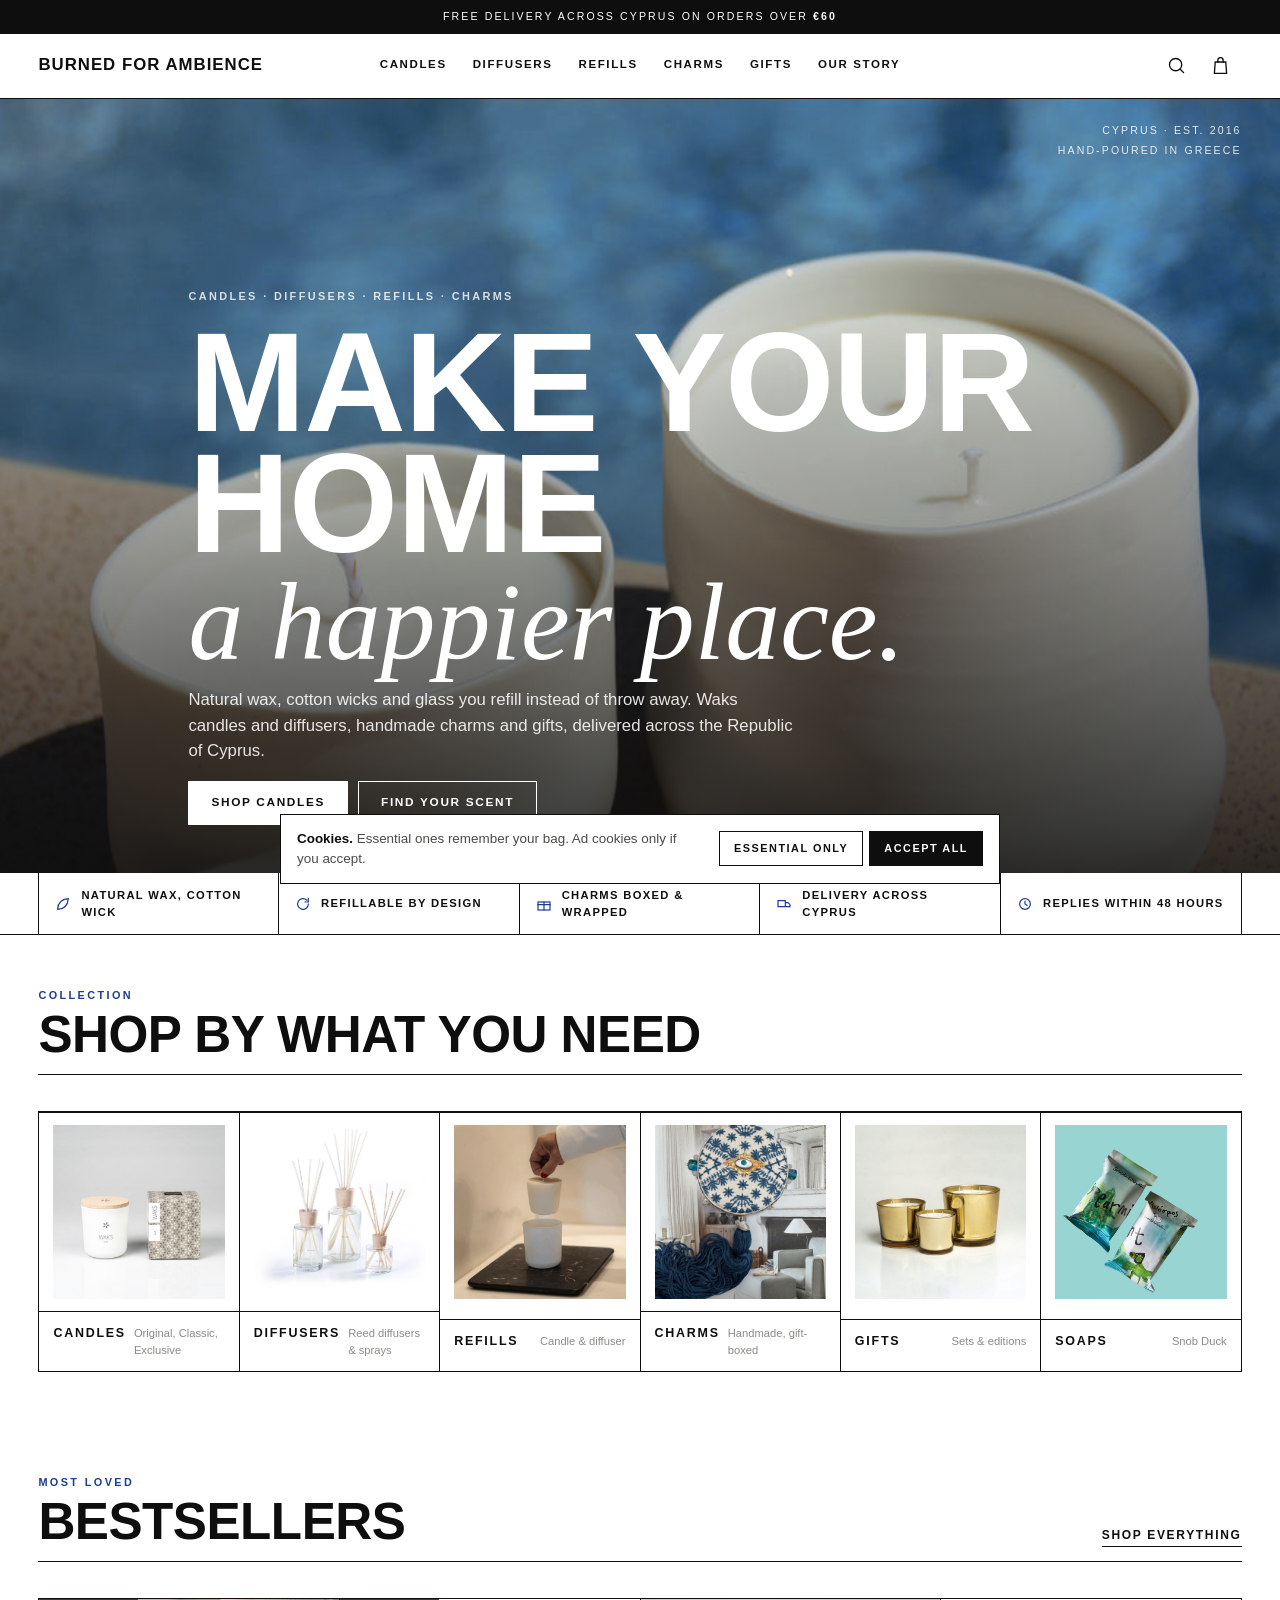
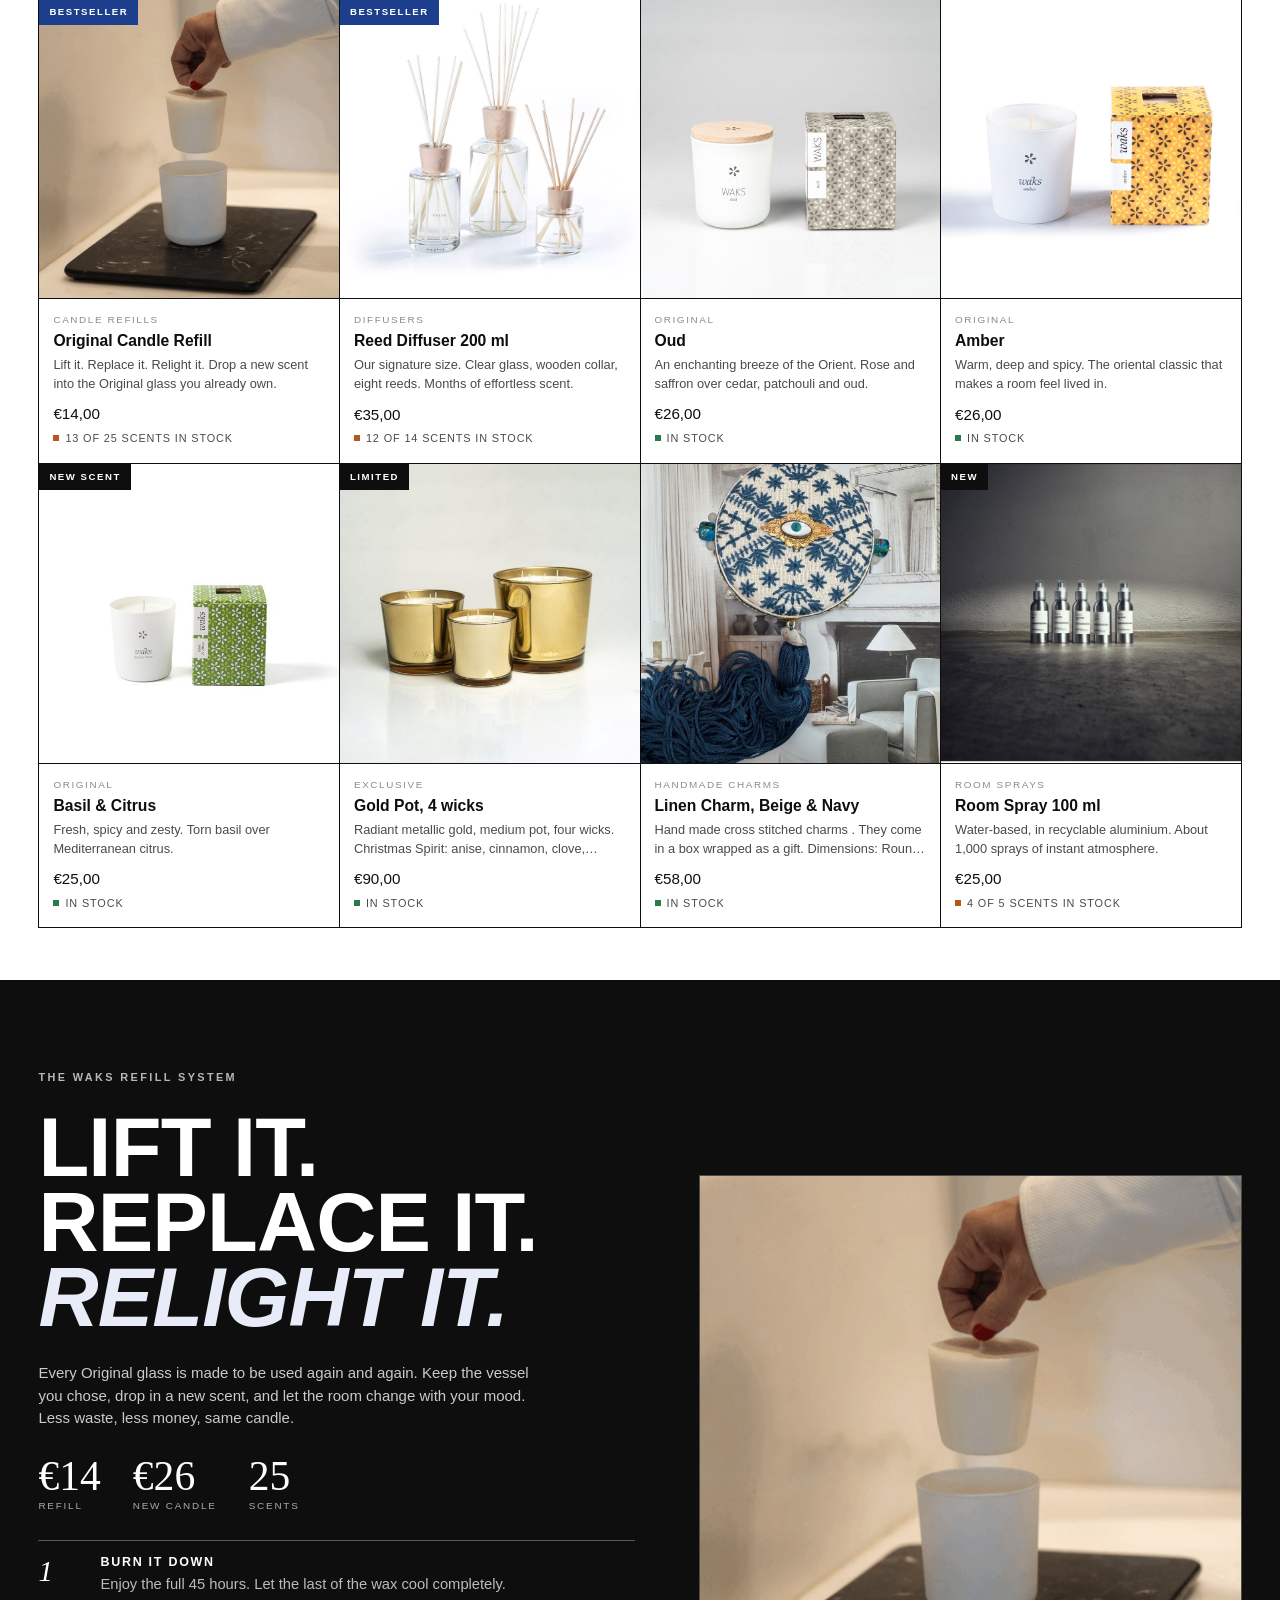
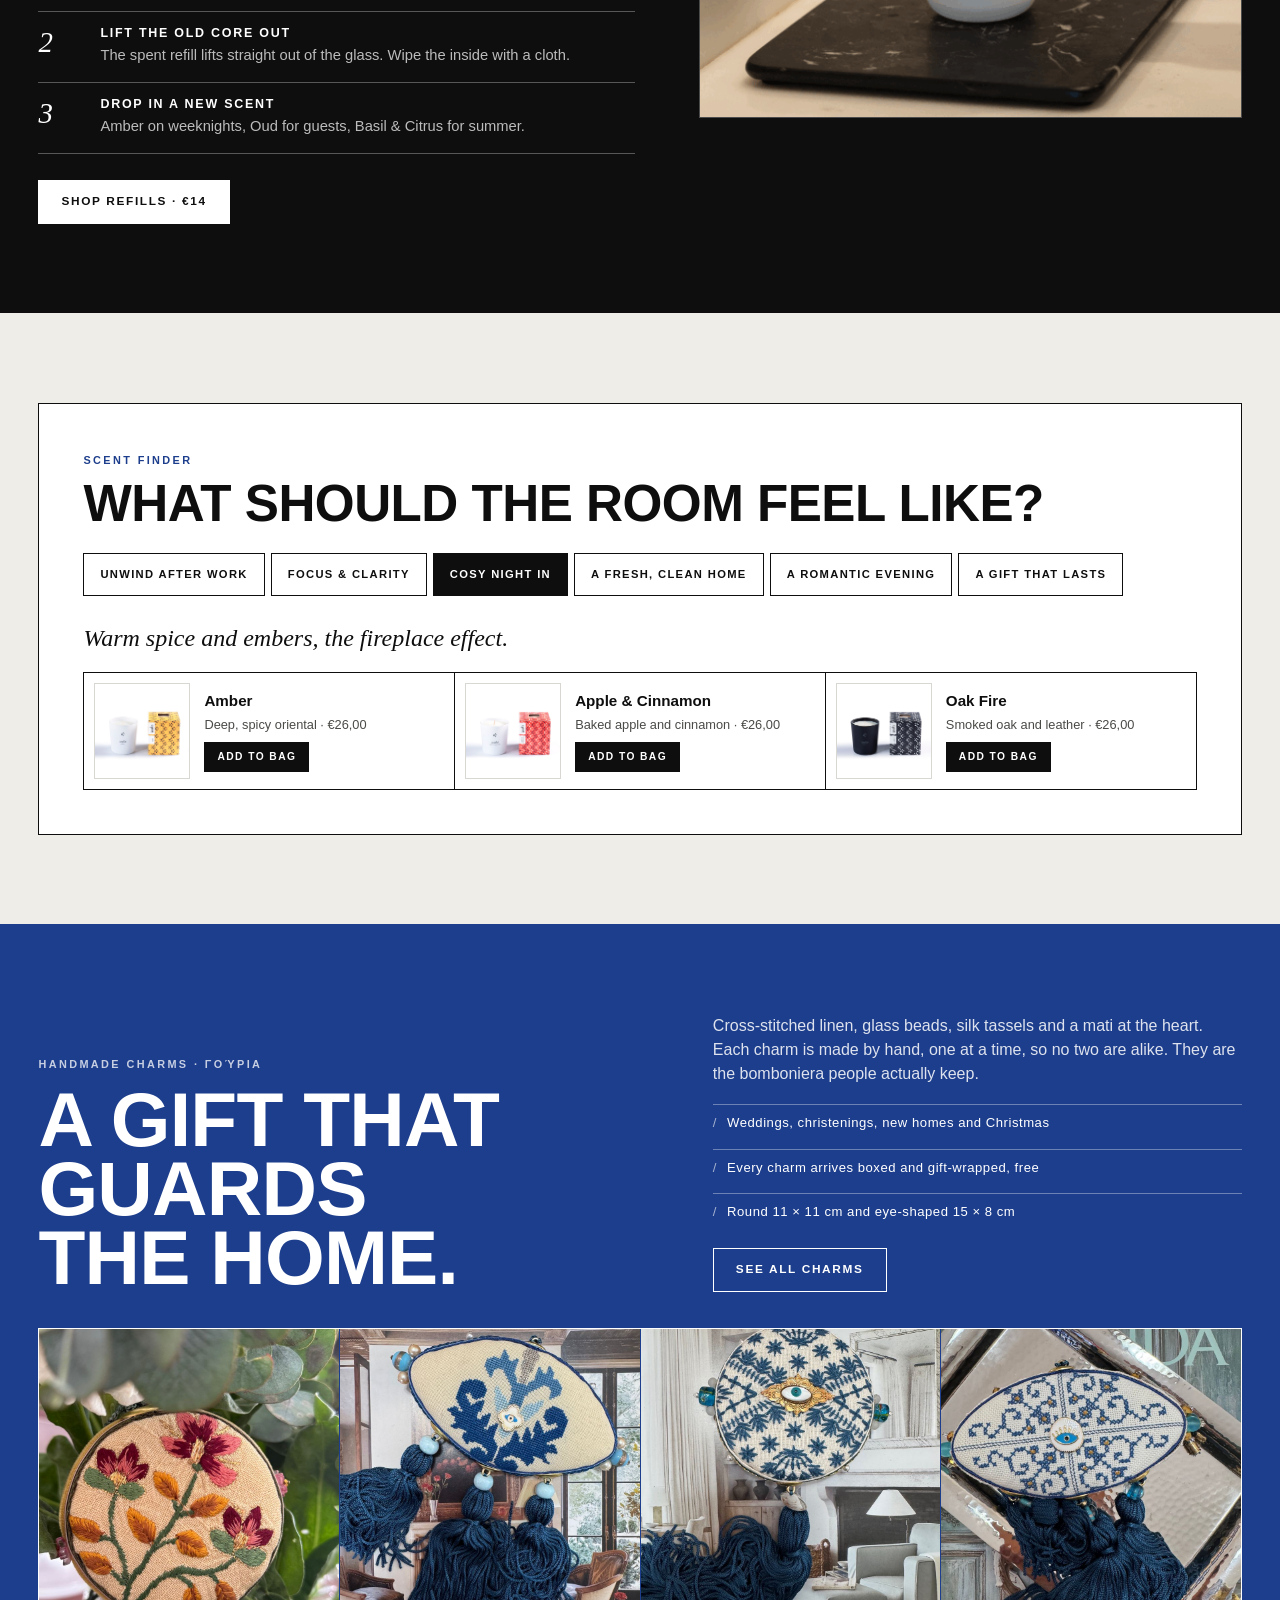
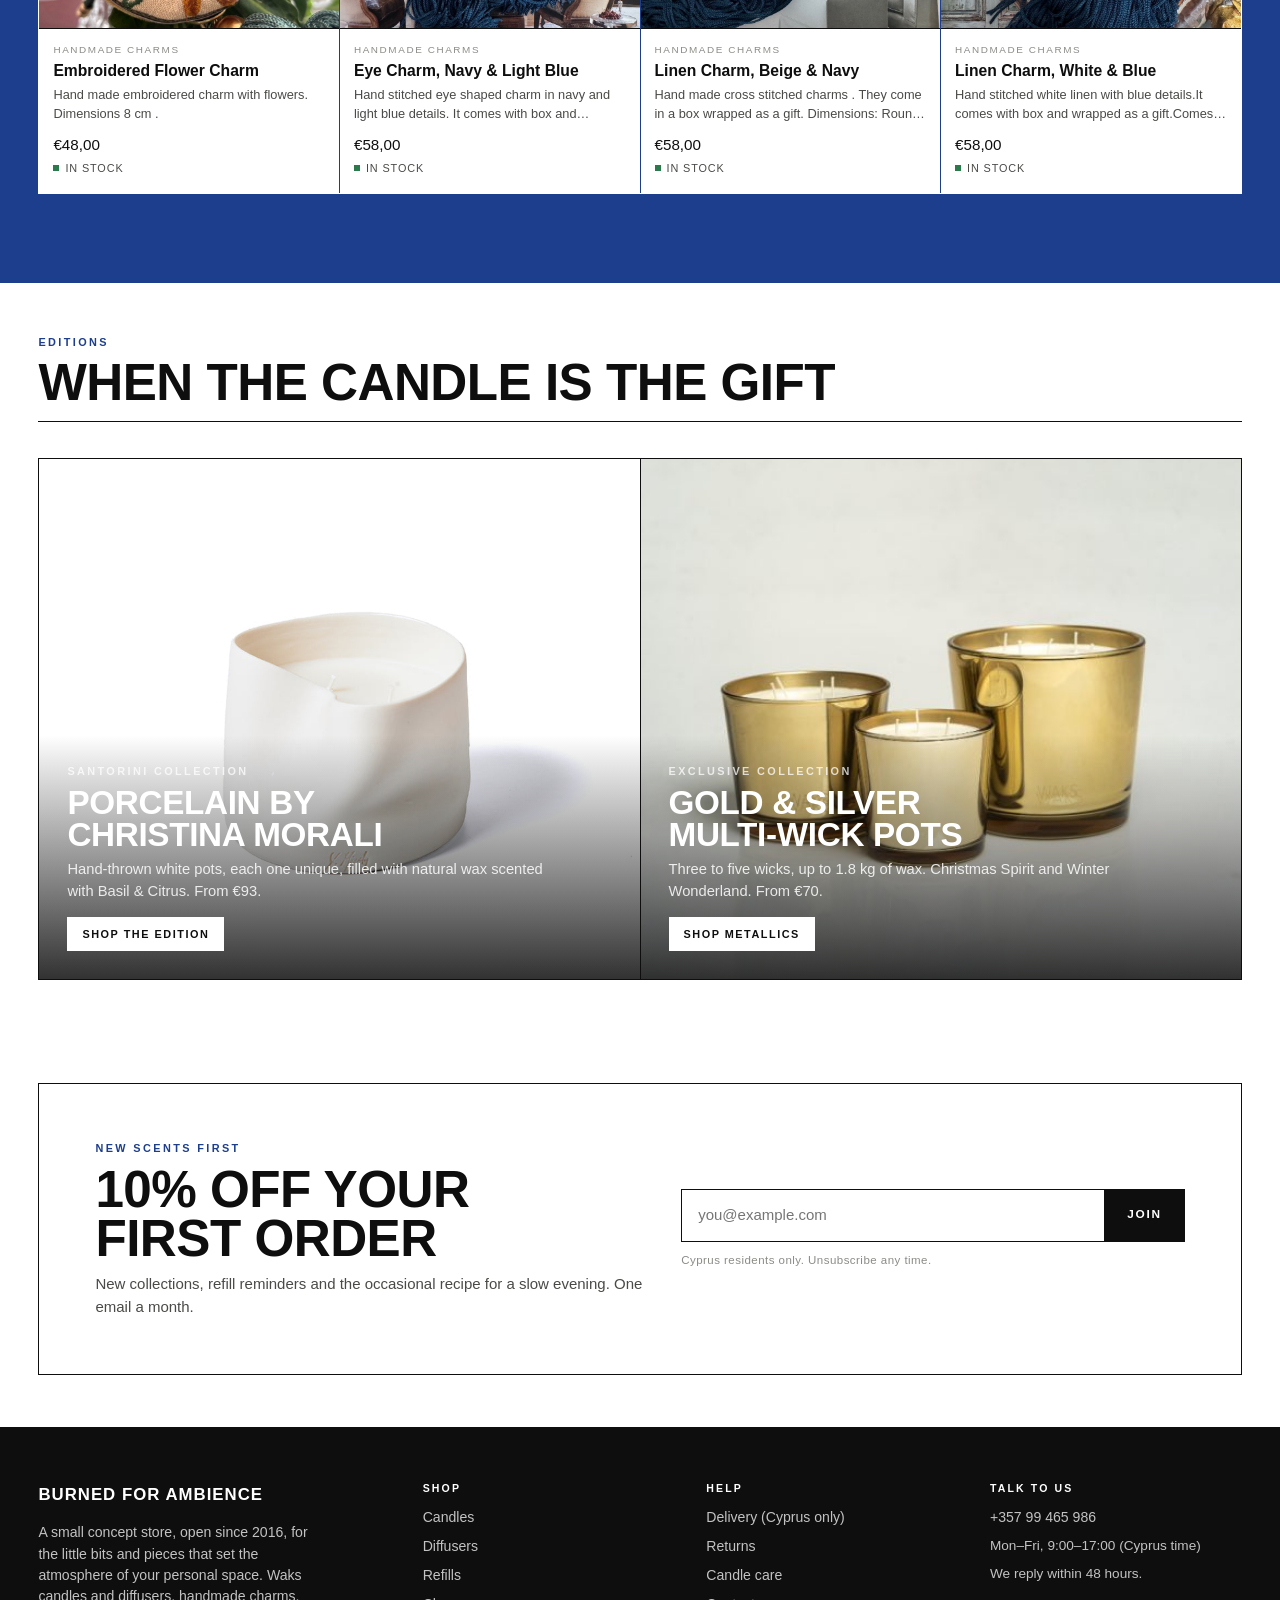
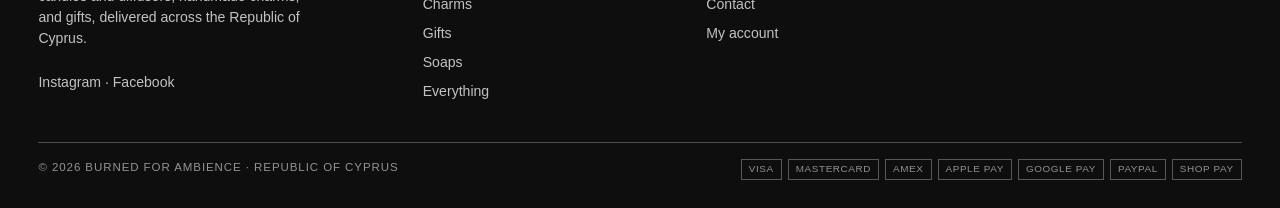
<file: index.html>
<!doctype html>
<html lang="en">
<head>
<meta charset="utf-8">
<meta name="viewport" content="width=device-width, initial-scale=1, viewport-fit=cover">
<title>Burned for Ambience</title>
<meta name="description" content="Waks scented candles, reed diffusers, refills and handmade charms. A Cyprus concept store since 2016. Delivered across the Republic of Cyprus.">
<link rel="icon" href="assets/favicon.png">
<link rel="canonical" href="https://burnedforambience.com/">
<meta name="theme-color" content="#FFFFFF">
<meta http-equiv="Content-Security-Policy" content="default-src 'self'; script-src 'self' https://connect.facebook.net https://www.googletagmanager.com https://www.googleadservices.com https://analytics.tiktok.com; style-src 'self' 'unsafe-inline' https://fonts.googleapis.com; font-src https://fonts.gstatic.com; img-src 'self' data: https://www.facebook.com https://www.google.com https://www.google-analytics.com https://googleads.g.doubleclick.net https://www.googleadservices.com https://analytics.tiktok.com; connect-src 'self' https://www.facebook.com https://www.google-analytics.com https://analytics.google.com https://stats.g.doubleclick.net https://www.googletagmanager.com https://googleads.g.doubleclick.net https://www.google.com https://analytics.tiktok.com; frame-src https://td.doubleclick.net https://www.googletagmanager.com; base-uri 'self'; object-src 'none'; form-action 'self' https://burnedforambience.com">
<meta property="og:type" content="website">
<meta property="og:site_name" content="Burned for Ambience">
<meta property="og:title" content="Burned for Ambience">
<meta property="og:description" content="Waks candles with a 45-hour burn, reed diffusers, refills from €14 and handmade evil-eye charms. Delivered across Cyprus.">
<meta property="og:image" content="https://burnedforambience.com/assets/img/santorini-porcelain-pots-2.jpg">
<meta name="twitter:card" content="summary_large_image">
<link rel="preconnect" href="https://fonts.googleapis.com">
<link rel="preconnect" href="https://fonts.gstatic.com" crossorigin>
<link rel="stylesheet" href="https://fonts.googleapis.com/css2?family=Archivo:ital,wdth,wght@0,62..125,300..900;1,62..125,300..900&family=Bodoni+Moda:ital,opsz,wght@0,6..96,400..700;1,6..96,400..700&display=swap">
<link rel="stylesheet" href="css/style.css">
</head>
<body data-page="home">
<div id="site-header"></div>

<main>
  <!-- Hero: full-bleed photograph, headline at the foot -->
  <section class="hero2">
    <img src="assets/img/santorini-porcelain-pots-2.jpg" alt="Two white porcelain candle pots on a terrace beside blue water" fetchpriority="high">
    <div class="hero2__meta"><span>Cyprus · Est. 2016</span><span>Hand-poured in Greece</span></div>
    <div class="wrap hero2__copy">
      <span class="eyebrow" style="color:#fff;opacity:.8">Candles · Diffusers · Refills · Charms</span>
      <h1>Make your home<em>a happier place.</em></h1>
      <p class="hero2__sub">Natural wax, cotton wicks and glass you refill instead of throw away. Waks candles and diffusers, handmade charms and gifts, delivered across the Republic of Cyprus.</p>
      <div class="hero2__ctas">
        <a class="btn btn--light" href="shop.html#candles">Shop candles</a>
        <a class="btn btn--ghost" style="border-color:#fff;color:#fff" href="#finder">Find your scent</a>
      </div>
    </div>
  </section>

  <!-- Trust strip -->
  <div class="trust"><div class="wrap"><ul>
    <li><svg viewBox="0 0 24 24"><path d="M4 20c0-9 6-15 16-16-1 10-7 16-16 16z"/></svg>Natural wax, cotton wick</li>
    <li><svg viewBox="0 0 24 24"><path d="M20 12a8 8 0 1 1-2.3-5.7"/><path d="M20 4v5h-5"/></svg>Refillable by design</li>
    <li><svg viewBox="0 0 24 24"><rect x="3" y="9" width="18" height="12"/><path d="M3 13h18M12 9v12"/></svg>Charms boxed &amp; wrapped</li>
    <li><svg viewBox="0 0 24 24"><path d="M3 7h11v9H3zM14 10h4l3 3v3h-7z"/></svg>Delivery across Cyprus</li>
    <li><svg viewBox="0 0 24 24"><circle cx="12" cy="12" r="8"/><path d="M12 8v4l3 2"/></svg>Replies within 48 hours</li>
  </ul></div></div>

  <!-- Categories -->
  <section class="section section--tight">
    <div class="wrap">
      <div class="section-head"><div><span class="eyebrow">Collection</span><h2>Shop by what you need</h2></div></div>
      <div class="cats reveal" id="cats"></div>
    </div>
  </section>

  <!-- Bestsellers -->
  <section class="section section--tight">
    <div class="wrap">
      <div class="section-head"><div><span class="eyebrow">Most loved</span><h2>Bestsellers</h2></div><a class="link-arrow" href="shop.html#all">Shop everything</a></div>
      <div class="grid reveal" id="bestsellers"></div>
    </div>
  </section>

  <!-- Refill chapter -->
  <section class="refill section">
    <div class="wrap refill__grid">
      <div class="refill__copy">
        <span class="eyebrow">The Waks refill system</span>
        <h2>Lift it.<br>Replace it.<br><em>Relight it.</em></h2>
        <p style="color:rgba(255,255,255,.78);max-width:34em">Every Original glass is made to be used again and again. Keep the vessel you chose, drop in a new scent, and let the room change with your mood. Less waste, less money, same candle.</p>
        <div class="saving">
          <div><b>€14</b><small>Refill</small></div>
          <div><b>€26</b><small>New candle</small></div>
          <div><b>25</b><small>Scents</small></div>
        </div>
        <div class="steps">
          <div class="step"><b>1</b><div><h4>Burn it down</h4><p>Enjoy the full 45 hours. Let the last of the wax cool completely.</p></div></div>
          <div class="step"><b>2</b><div><h4>Lift the old core out</h4><p>The spent refill lifts straight out of the glass. Wipe the inside with a cloth.</p></div></div>
          <div class="step"><b>3</b><div><h4>Drop in a new scent</h4><p>Amber on weeknights, Oud for guests, Basil &amp; Citrus for summer.</p></div></div>
        </div>
        <div><a class="btn btn--light" href="product.html#waks-original-refills">Shop refills · €14</a></div>
      </div>
      <div class="refill__img reveal"><img src="assets/img/waks-original-refills-0.png" alt="A hand lowering a new wax refill into a white Waks candle glass" loading="lazy"></div>
    </div>
  </section>

  <!-- Scent finder -->
  <section class="section section--stone" id="finder-section">
    <div class="wrap"><div class="finder reveal" id="finder"></div></div>
  </section>

  <!-- Charms chapter -->
  <section class="charms section">
    <div class="wrap">
      <div class="charms__intro">
        <div><span class="eyebrow">Handmade charms · Γούρια</span><h2 style="margin-top:10px">A gift that guards the home.</h2></div>
        <div style="display:grid;gap:18px">
          <p>Cross-stitched linen, glass beads, silk tassels and a mati at the heart. Each charm is made by hand, one at a time, so no two are alike. They are the bomboniera people actually keep.</p>
          <ul class="charms__points">
            <li>Weddings, christenings, new homes and Christmas</li>
            <li>Every charm arrives boxed and gift-wrapped, free</li>
            <li>Round 11 × 11 cm and eye-shaped 15 × 8 cm</li>
          </ul>
          <div><a class="btn btn--ghost" href="shop.html#charms">See all charms</a></div>
        </div>
      </div>
      <div class="grid reveal" id="charm-grid"></div>
    </div>
  </section>

  <!-- Editions -->
  <section class="section section--tight">
    <div class="wrap">
      <div class="section-head"><div><span class="eyebrow">Editions</span><h2>When the candle is the gift</h2></div></div>
      <div class="feature reveal">
        <a class="feature__tile" href="product.html#santorini-porcelain-pots">
          <img src="assets/img/santorini-porcelain-pots-0.jpg" alt="White porcelain candle pot" loading="lazy">
          <div><span class="eyebrow">Santorini collection</span><h3>Porcelain by Christina Morali</h3><p>Hand-thrown white pots, each one unique, filled with natural wax scented with Basil &amp; Citrus. From €93.</p><span class="btn btn--light btn--sm">Shop the edition</span></div>
        </a>
        <a class="feature__tile" href="shop.html#gifts">
          <img src="assets/img/xmas-2025-collection-gold-4-wicks-candles-0.jpg" alt="Gold metallic multi-wick candle pots" loading="lazy">
          <div><span class="eyebrow">Exclusive collection</span><h3>Gold &amp; silver multi-wick pots</h3><p>Three to five wicks, up to 1.8 kg of wax. Christmas Spirit and Winter Wonderland. From €70.</p><span class="btn btn--light btn--sm">Shop metallics</span></div>
        </a>
      </div>
    </div>
  </section>

  <!-- Newsletter -->
  <section class="section section--tight">
    <div class="wrap">
      <div class="news reveal">
        <div style="display:grid;gap:10px">
          <span class="eyebrow">New scents first</span>
          <h2>10% off your first order</h2>
          <p class="muted">New collections, refill reminders and the occasional recipe for a slow evening. One email a month.</p>
        </div>
        <form id="news-form" novalidate>
          <label class="sr-only" for="news-email">Email</label>
          <div class="row"><input type="email" id="news-email" placeholder="you@example.com" required><button class="btn btn--primary" type="submit">Join</button></div>
          <p class="fine">Cyprus residents only. Unsubscribe any time.</p>
        </form>
      </div>
    </div>
  </section>
</main>

<div id="site-footer"></div>
<script src="js/tracking.js"></script>
<script src="js/products.js"></script>
<script src="js/app.js"></script>
</body>
</html>
</file>
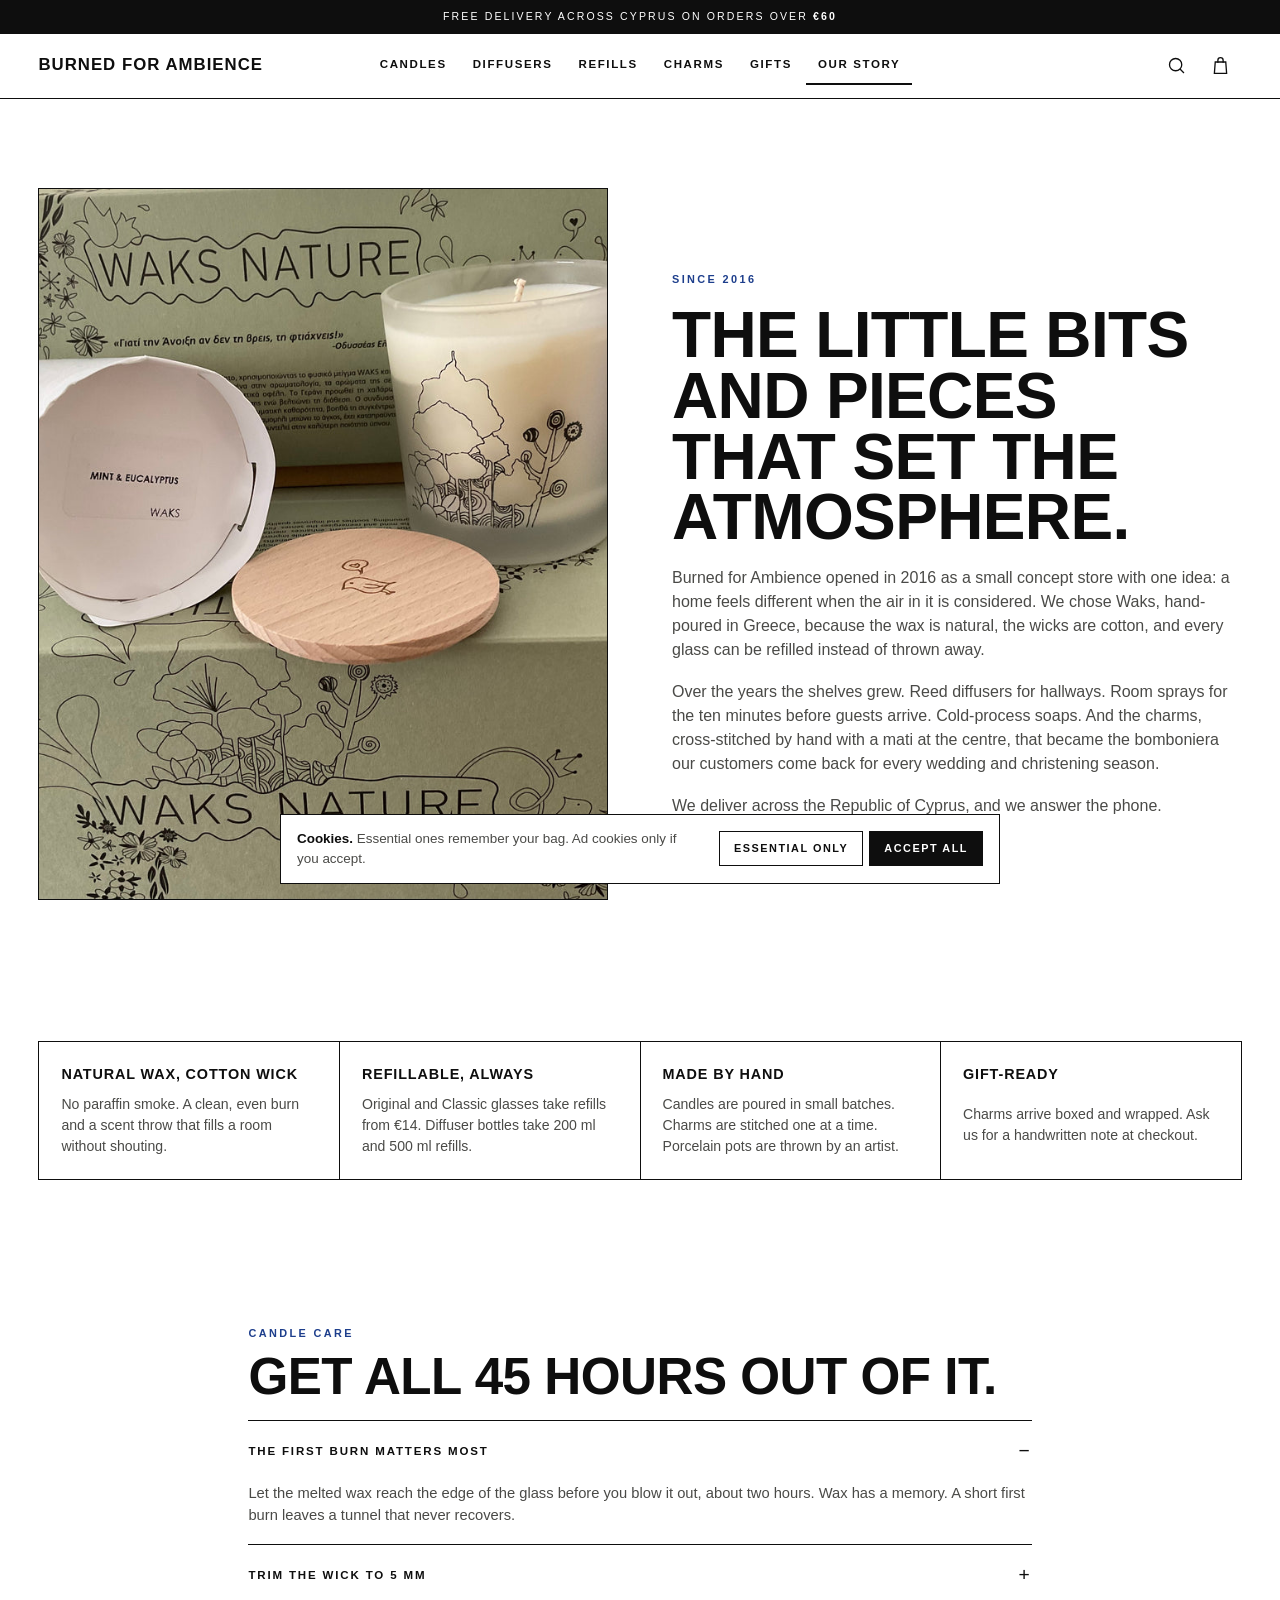
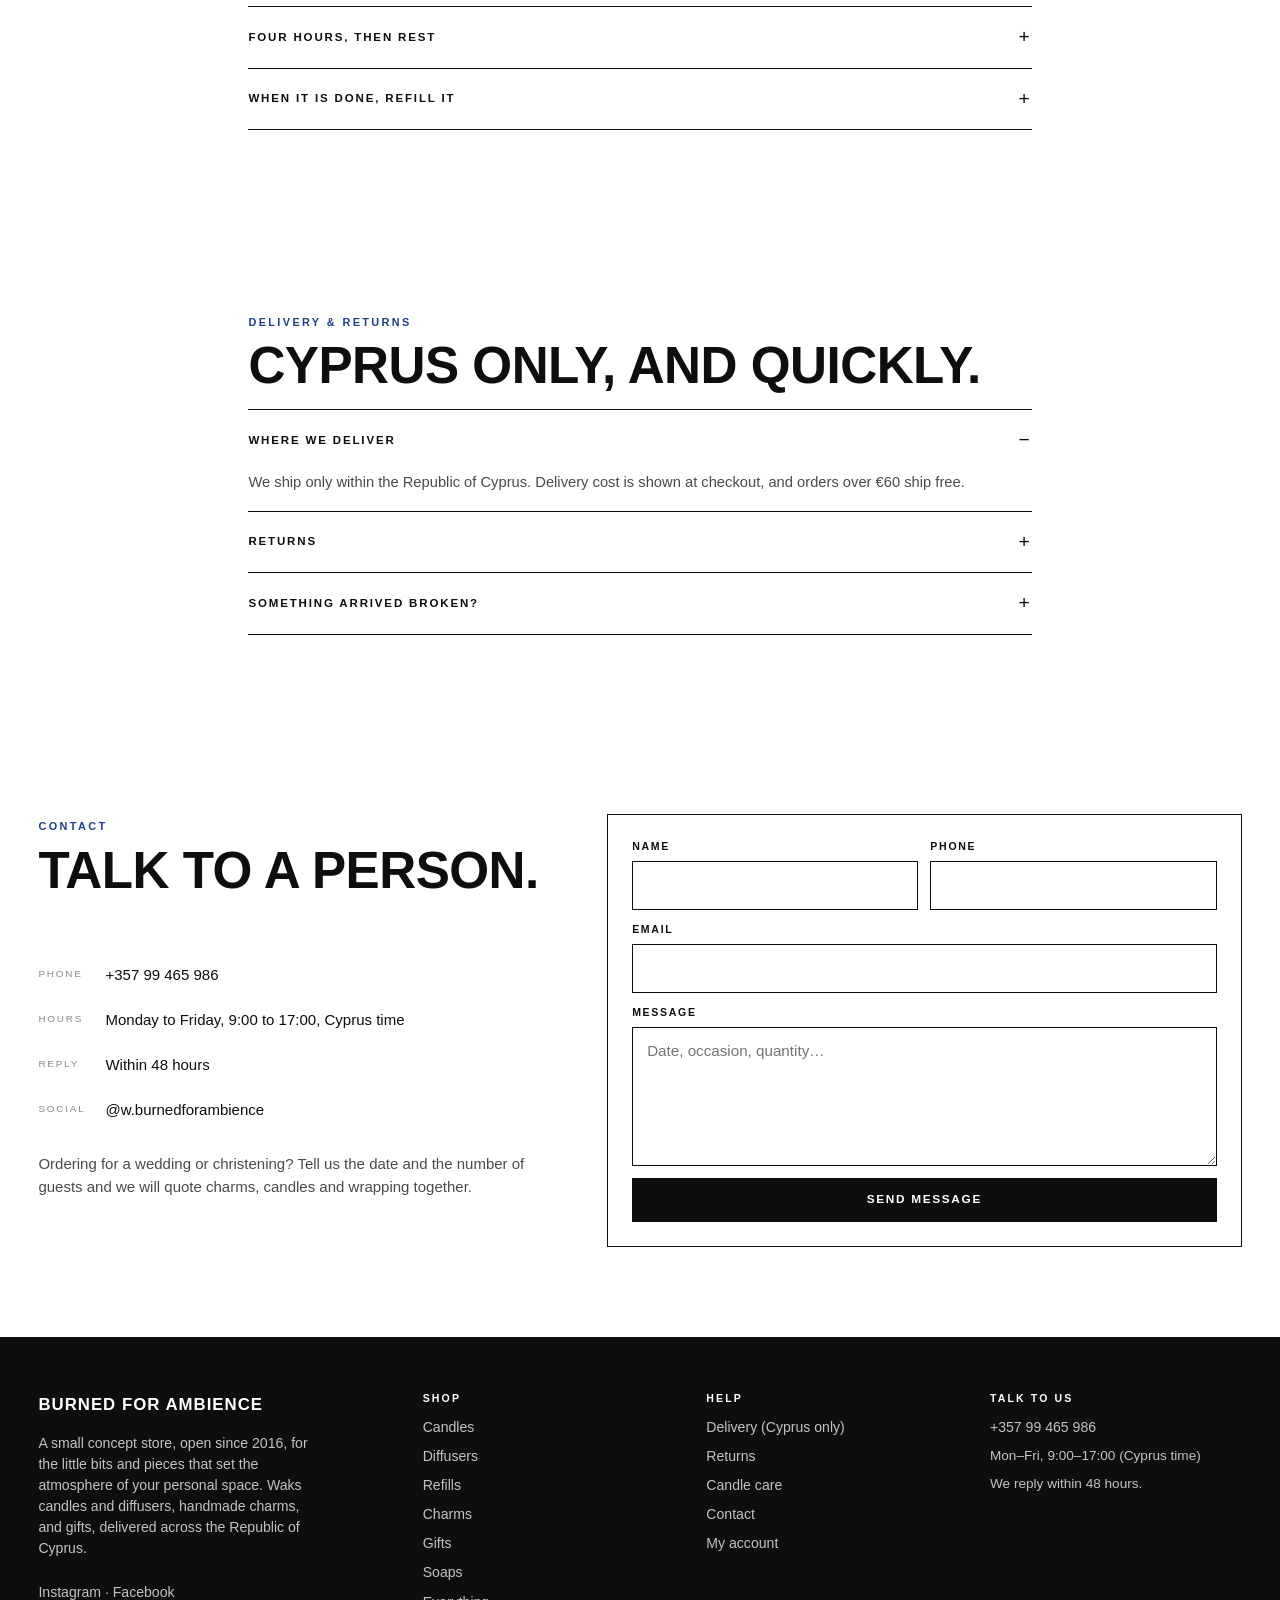
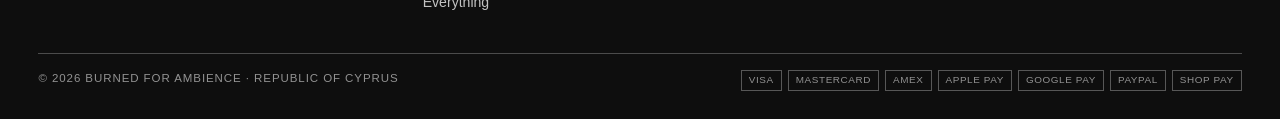
<file: about.html>
<!doctype html>
<html lang="en">
<head>
<meta charset="utf-8">
<meta name="viewport" content="width=device-width, initial-scale=1, viewport-fit=cover">
<title>Our story · Burned for Ambience</title>
<meta name="description" content="A Cyprus concept store since 2016. Waks candles and diffusers, handmade charms, and the people behind Burned for Ambience.">
<link rel="icon" href="assets/favicon.png">
<link rel="canonical" href="https://burnedforambience.com/about.html">
<meta name="theme-color" content="#FFFFFF">
<meta http-equiv="Content-Security-Policy" content="default-src 'self'; script-src 'self' https://connect.facebook.net https://www.googletagmanager.com https://www.googleadservices.com https://analytics.tiktok.com; style-src 'self' 'unsafe-inline' https://fonts.googleapis.com; font-src https://fonts.gstatic.com; img-src 'self' data: https://www.facebook.com https://www.google.com https://www.google-analytics.com https://googleads.g.doubleclick.net https://www.googleadservices.com https://analytics.tiktok.com; connect-src 'self' https://www.facebook.com https://www.google-analytics.com https://analytics.google.com https://stats.g.doubleclick.net https://www.googletagmanager.com https://googleads.g.doubleclick.net https://www.google.com https://analytics.tiktok.com; frame-src https://td.doubleclick.net https://www.googletagmanager.com; base-uri 'self'; object-src 'none'; form-action 'self' https://burnedforambience.com">
<meta property="og:type" content="website">
<meta property="og:site_name" content="Burned for Ambience">
<meta property="og:title" content="Our story · Burned for Ambience">
<meta property="og:description" content="A Cyprus concept store since 2016. Candle care, delivery, returns and how to reach us.">
<meta property="og:image" content="https://burnedforambience.com/assets/img/waks-nature-candle-refills-1-1.jpg">
<meta property="og:locale" content="en_CY">
<meta name="twitter:card" content="summary_large_image">
<meta name="twitter:title" content="Our story · Burned for Ambience">
<meta name="twitter:description" content="A Cyprus concept store since 2016. Candle care, delivery, returns and how to reach us.">
<meta name="twitter:image" content="https://burnedforambience.com/assets/img/waks-nature-candle-refills-1-1.jpg">
<link rel="preconnect" href="https://fonts.googleapis.com">
<link rel="preconnect" href="https://fonts.gstatic.com" crossorigin>
<link rel="stylesheet" href="https://fonts.googleapis.com/css2?family=Archivo:ital,wdth,wght@0,62..125,300..900;1,62..125,300..900&family=Bodoni+Moda:ital,opsz,wght@0,6..96,400..700;1,6..96,400..700&display=swap">
<link rel="stylesheet" href="css/style.css">
</head>
<body data-page="about">
<div id="site-header"></div>

<main>
  <section class="section">
    <div class="wrap story">
      <div class="story__img reveal"><img src="assets/img/waks-nature-candle-refills-1-1.jpg" alt="A Waks Nature candle with its wooden lid and illustrated box"></div>
      <div class="story__copy">
        <span class="eyebrow">Since 2016</span>
        <h1 style="font-size:clamp(2.4rem,5vw,4rem)">The little bits and pieces that set the atmosphere.</h1>
        <p>Burned for Ambience opened in 2016 as a small concept store with one idea: a home feels different when the air in it is considered. We chose Waks, hand-poured in Greece, because the wax is natural, the wicks are cotton, and every glass can be refilled instead of thrown away.</p>
        <p>Over the years the shelves grew. Reed diffusers for hallways. Room sprays for the ten minutes before guests arrive. Cold-process soaps. And the charms, cross-stitched by hand with a mati at the centre, that became the bomboniera our customers come back for every wedding and christening season.</p>
        <p>We deliver across the Republic of Cyprus, and we answer the phone.</p>
      </div>
    </div>
  </section>

  <section class="section section--tight">
    <div class="wrap">
      <div class="values reveal">
        <div class="value"><b>Natural wax, cotton wick</b><p>No paraffin smoke. A clean, even burn and a scent throw that fills a room without shouting.</p></div>
        <div class="value"><b>Refillable, always</b><p>Original and Classic glasses take refills from €14. Diffuser bottles take 200 ml and 500 ml refills.</p></div>
        <div class="value"><b>Made by hand</b><p>Candles are poured in small batches. Charms are stitched one at a time. Porcelain pots are thrown by an artist.</p></div>
        <div class="value"><b>Gift-ready</b><p>Charms arrive boxed and wrapped. Ask us for a handwritten note at checkout.</p></div>
      </div>
    </div>
  </section>

  <section class="section" id="care">
    <div class="wrap" style="max-width:860px">
      <span class="eyebrow">Candle care</span>
      <h2 style="margin:10px 0 18px">Get all 45 hours out of it.</h2>
      <div class="accordion">
        <details open><summary>The first burn matters most</summary><div class="acc-body"><p>Let the melted wax reach the edge of the glass before you blow it out, about two hours. Wax has a memory. A short first burn leaves a tunnel that never recovers.</p></div></details>
        <details><summary>Trim the wick to 5 mm</summary><div class="acc-body"><p>Before every burn. A long wick smokes, flickers and burns through scent too fast. Pinch the tip off with your fingers once it has cooled.</p></div></details>
        <details><summary>Four hours, then rest</summary><div class="acc-body"><p>Never burn for more than four hours at a time, and keep the candle away from drafts, curtains and children.</p></div></details>
        <details><summary>When it is done, refill it</summary><div class="acc-body"><p>Leave 5 mm of wax at the bottom, let it cool, lift the core out and drop in a refill. The glass is yours for years.</p></div></details>
      </div>
    </div>
  </section>

  <section class="section" id="delivery">
    <div class="wrap" style="max-width:860px">
      <span class="eyebrow">Delivery &amp; returns</span>
      <h2 style="margin:10px 0 18px">Cyprus only, and quickly.</h2>
      <div class="accordion">
        <details open><summary>Where we deliver</summary><div class="acc-body"><p>We ship only within the Republic of Cyprus. Delivery cost is shown at checkout, and orders over €60 ship free.</p></div></details>
        <details><summary>Returns</summary><div class="acc-body"><p>Unused items in their original packaging can be returned within 14 days of delivery. Call or message us first so we can arrange the pickup. Candles that have been lit and charms made to order cannot be returned.</p></div></details>
        <details><summary>Something arrived broken?</summary><div class="acc-body"><p>Send us a photo within 48 hours and we will replace it. Glass travels well in our boxes, but it happens.</p></div></details>
      </div>
    </div>
  </section>

  <section class="section" id="contact">
    <div class="wrap contact">
      <div class="contact__info">
        <div><span class="eyebrow">Contact</span><h2 style="margin-top:10px">Talk to a person.</h2></div>
        <dl>
          <dt>Phone</dt><dd>+357 99 465 986</dd>
          <dt>Hours</dt><dd>Monday to Friday, 9:00 to 17:00, Cyprus time</dd>
          <dt>Reply</dt><dd>Within 48 hours</dd>
          <dt>Social</dt><dd><a href="https://www.instagram.com/w.burnedforambience/" target="_blank" rel="noopener">@w.burnedforambience</a></dd>
        </dl>
        <p class="muted">Ordering for a wedding or christening? Tell us the date and the number of guests and we will quote charms, candles and wrapping together.</p>
      </div>
      <form class="form" id="contact-form" novalidate>
        <div class="two">
          <label>Name<input type="text" id="c-name" autocomplete="name"></label>
          <label>Phone<input type="tel" id="c-phone" autocomplete="tel"></label>
        </div>
        <label>Email<input type="email" id="c-email" autocomplete="email" required></label>
        <label>Message<textarea id="c-msg" rows="5" placeholder="Date, occasion, quantity…"></textarea></label>
        <button class="btn btn--primary" type="submit">Send message</button>
      </form>
    </div>
  </section>
</main>

<div id="site-footer"></div>
<script src="js/tracking.js"></script>
<script src="js/products.js"></script>
<script src="js/app.js"></script>
</body>
</html>
</file>
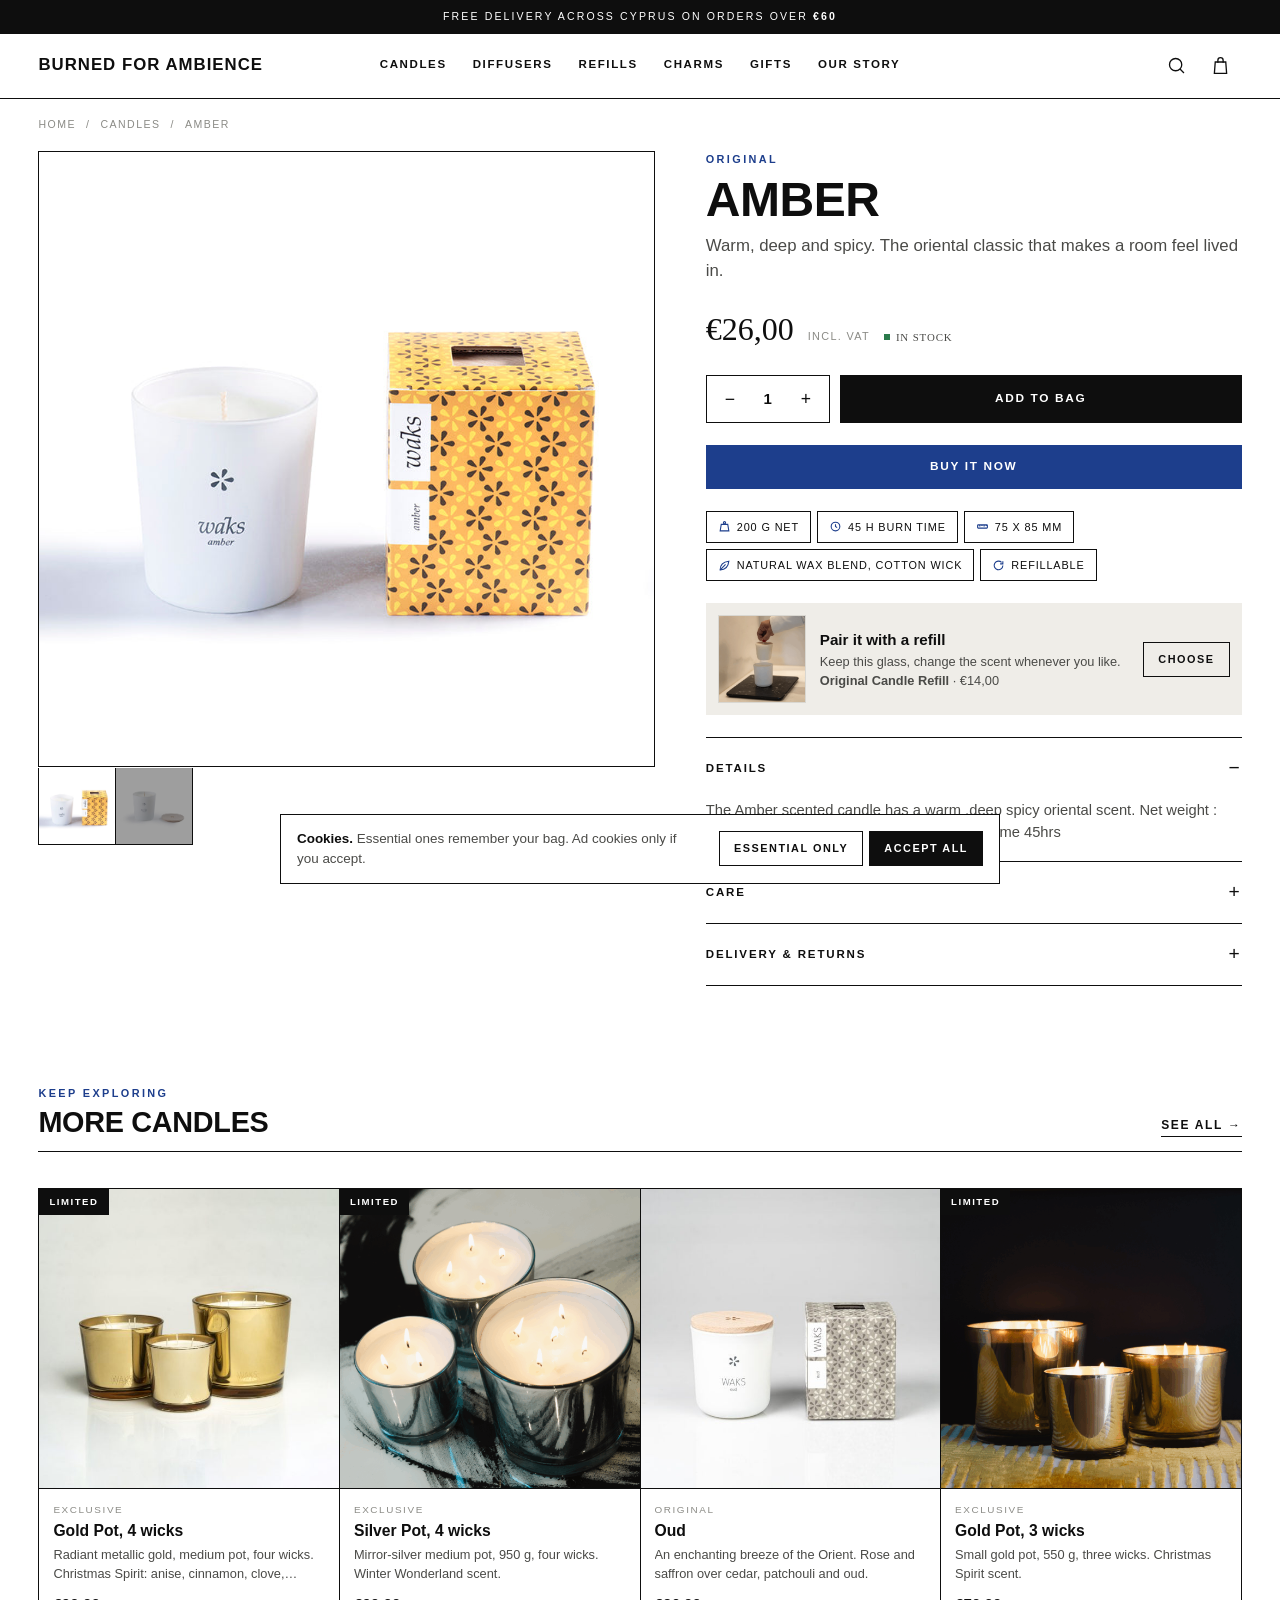
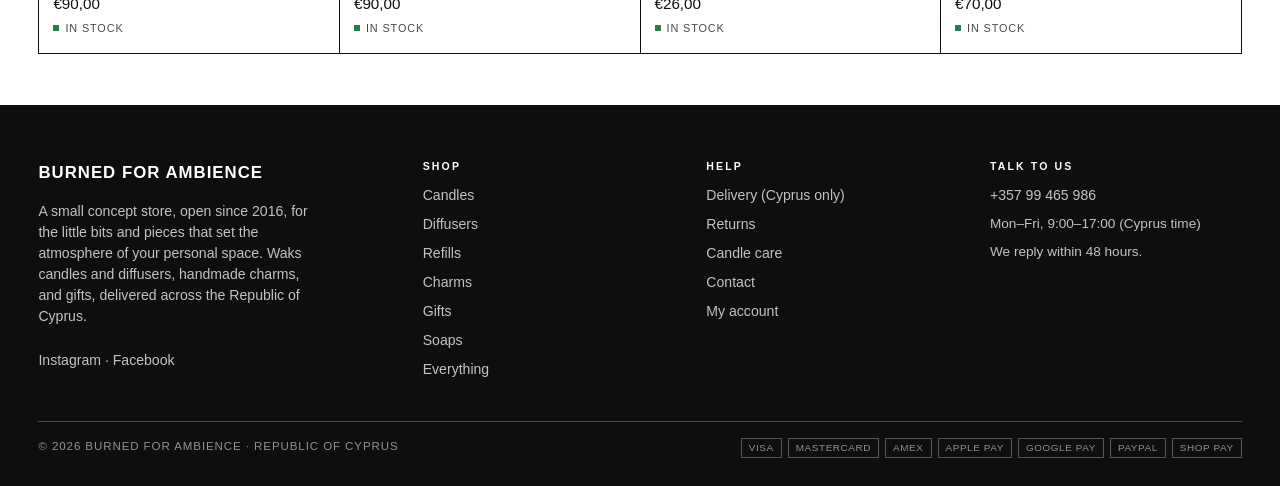
<file: product.html>
<!doctype html>
<html lang="en">
<head>
<meta charset="utf-8">
<meta name="viewport" content="width=device-width, initial-scale=1, viewport-fit=cover">
<title>Product · Burned for Ambience</title>
<link rel="icon" href="assets/favicon.png">
<link rel="canonical" href="https://burnedforambience.com/product.html">
<meta name="theme-color" content="#FFFFFF">
<meta http-equiv="Content-Security-Policy" content="default-src 'self'; script-src 'self' https://connect.facebook.net https://www.googletagmanager.com https://www.googleadservices.com https://analytics.tiktok.com; style-src 'self' 'unsafe-inline' https://fonts.googleapis.com; font-src https://fonts.gstatic.com; img-src 'self' data: https://www.facebook.com https://www.google.com https://www.google-analytics.com https://googleads.g.doubleclick.net https://www.googleadservices.com https://analytics.tiktok.com; connect-src 'self' https://www.facebook.com https://www.google-analytics.com https://analytics.google.com https://stats.g.doubleclick.net https://www.googletagmanager.com https://googleads.g.doubleclick.net https://www.google.com https://analytics.tiktok.com; frame-src https://td.doubleclick.net https://www.googletagmanager.com; base-uri 'self'; object-src 'none'; form-action 'self' https://burnedforambience.com">
<meta property="og:type" content="website">
<meta property="og:site_name" content="Burned for Ambience">
<meta property="og:title" content="Waks candles & diffusers · Burned for Ambience">
<meta property="og:description" content="Natural wax, cotton wick, refillable glass. Delivered across Cyprus.">
<meta property="og:image" content="https://burnedforambience.com/assets/img/original-violet-0.jpg">
<meta property="og:locale" content="en_CY">
<meta name="twitter:card" content="summary_large_image">
<meta name="twitter:title" content="Waks candles & diffusers · Burned for Ambience">
<meta name="twitter:description" content="Natural wax, cotton wick, refillable glass. Delivered across Cyprus.">
<meta name="twitter:image" content="https://burnedforambience.com/assets/img/original-violet-0.jpg">
<link rel="preconnect" href="https://fonts.googleapis.com">
<link rel="preconnect" href="https://fonts.gstatic.com" crossorigin>
<link rel="stylesheet" href="https://fonts.googleapis.com/css2?family=Archivo:ital,wdth,wght@0,62..125,300..900;1,62..125,300..900&family=Bodoni+Moda:ital,opsz,wght@0,6..96,400..700;1,6..96,400..700&display=swap">
<link rel="stylesheet" href="css/style.css">
</head>
<body data-page="product">
<div id="site-header"></div>
<main class="wrap" id="pdp"></main>
<div id="site-footer"></div>
<script src="js/tracking.js"></script>
<script src="js/products.js"></script>
<script src="js/app.js"></script>
</body>
</html>
</file>
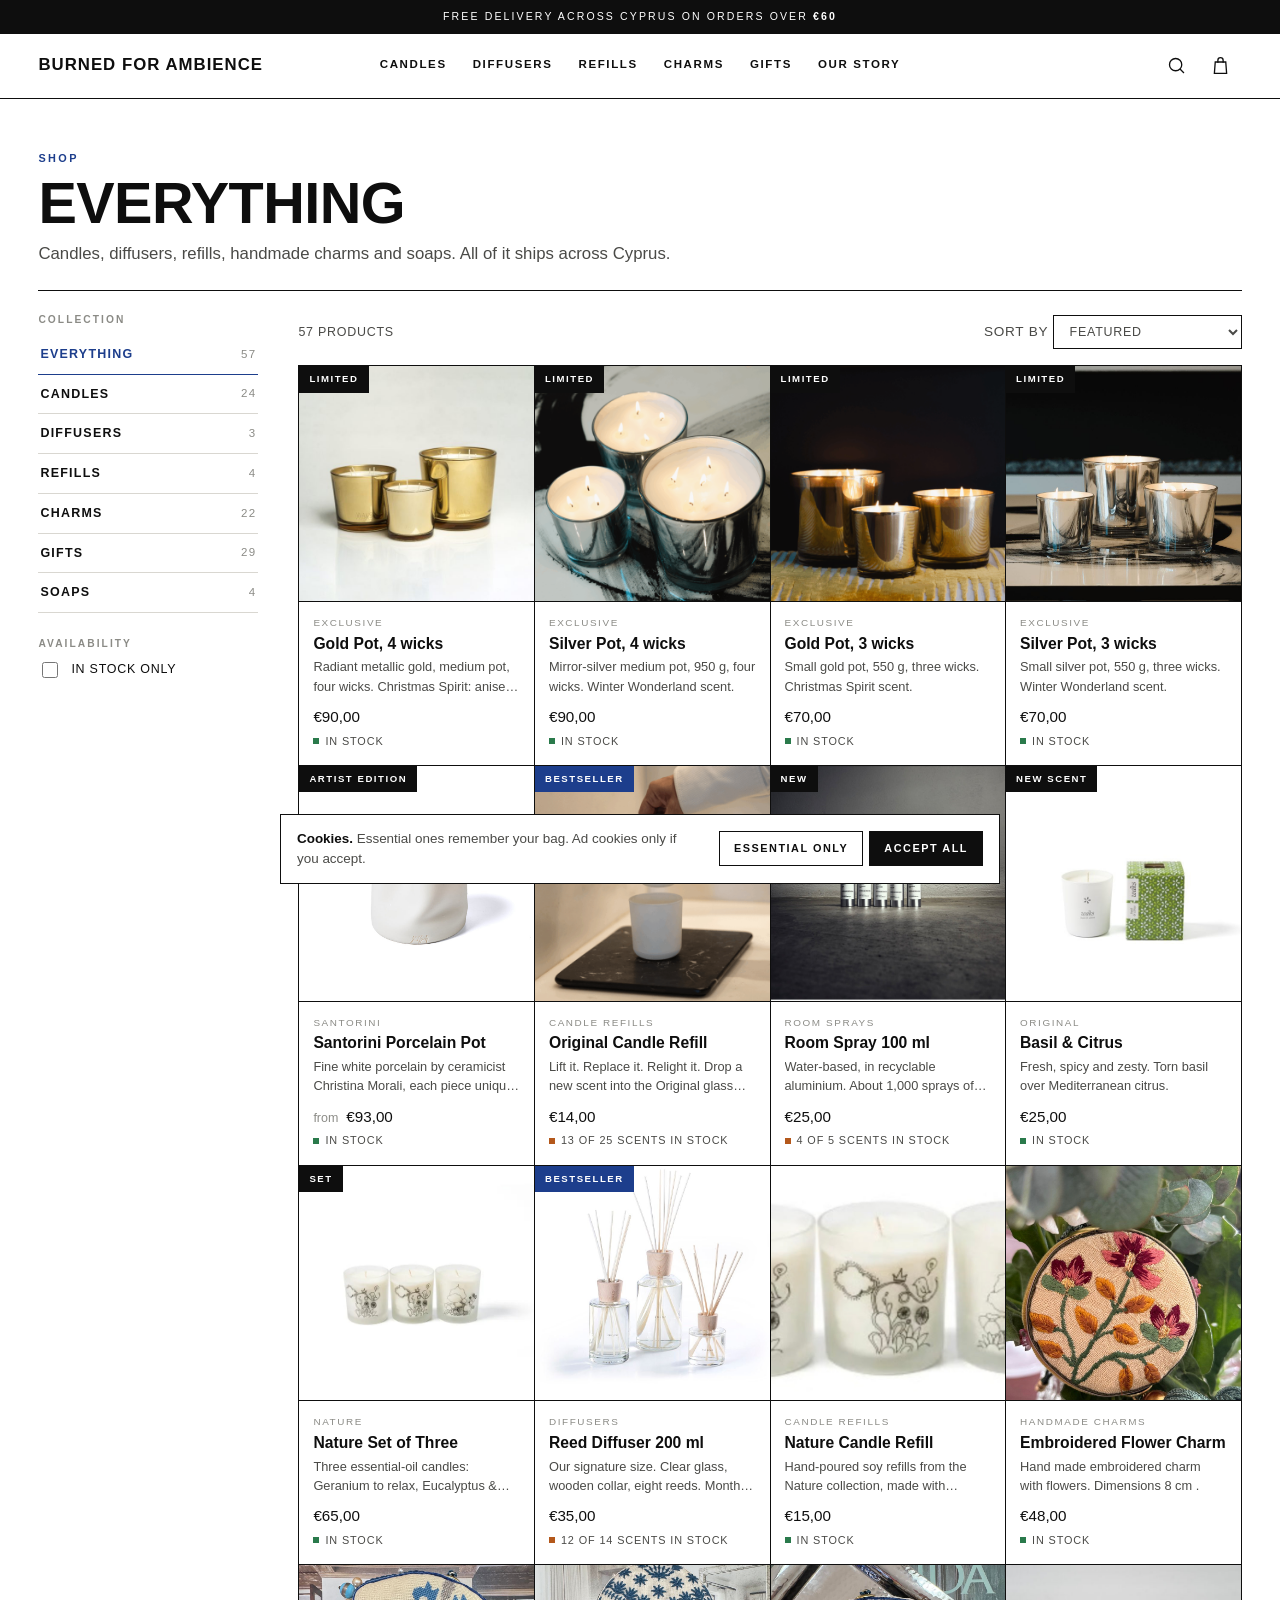
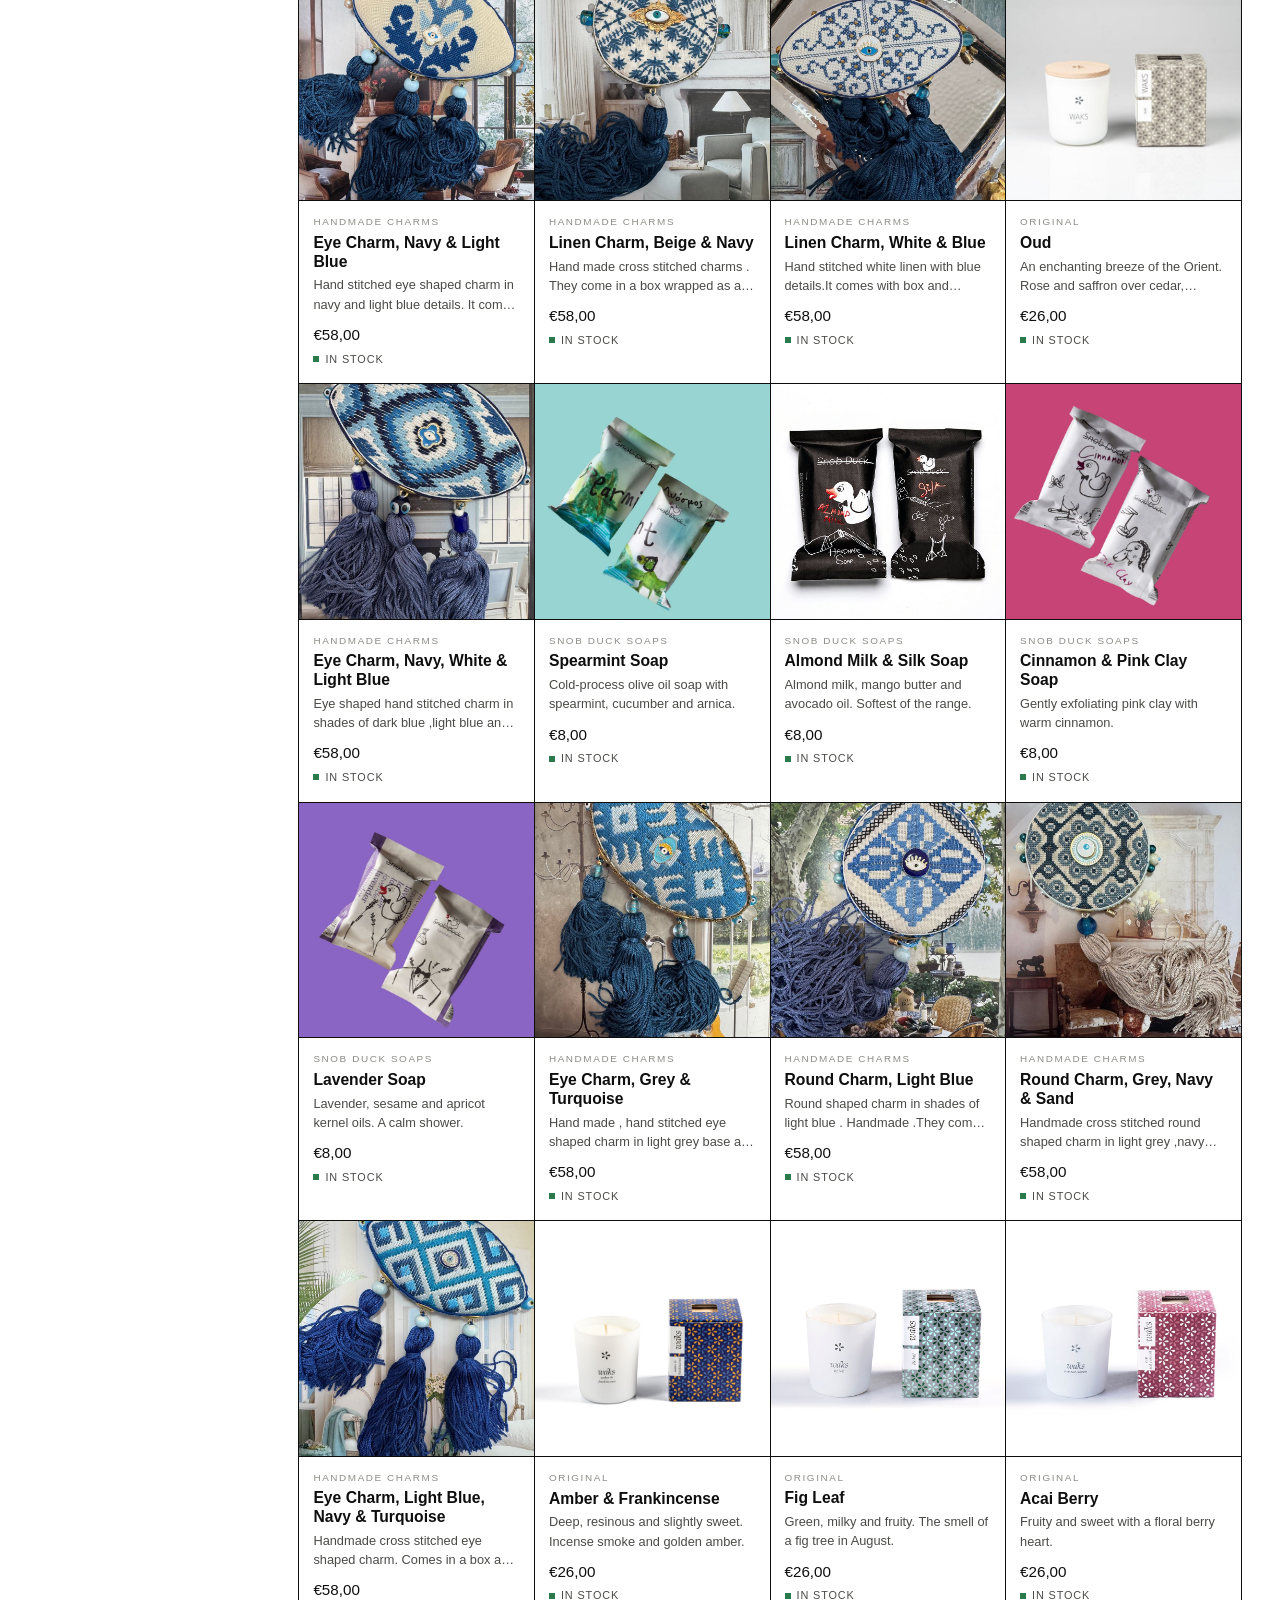
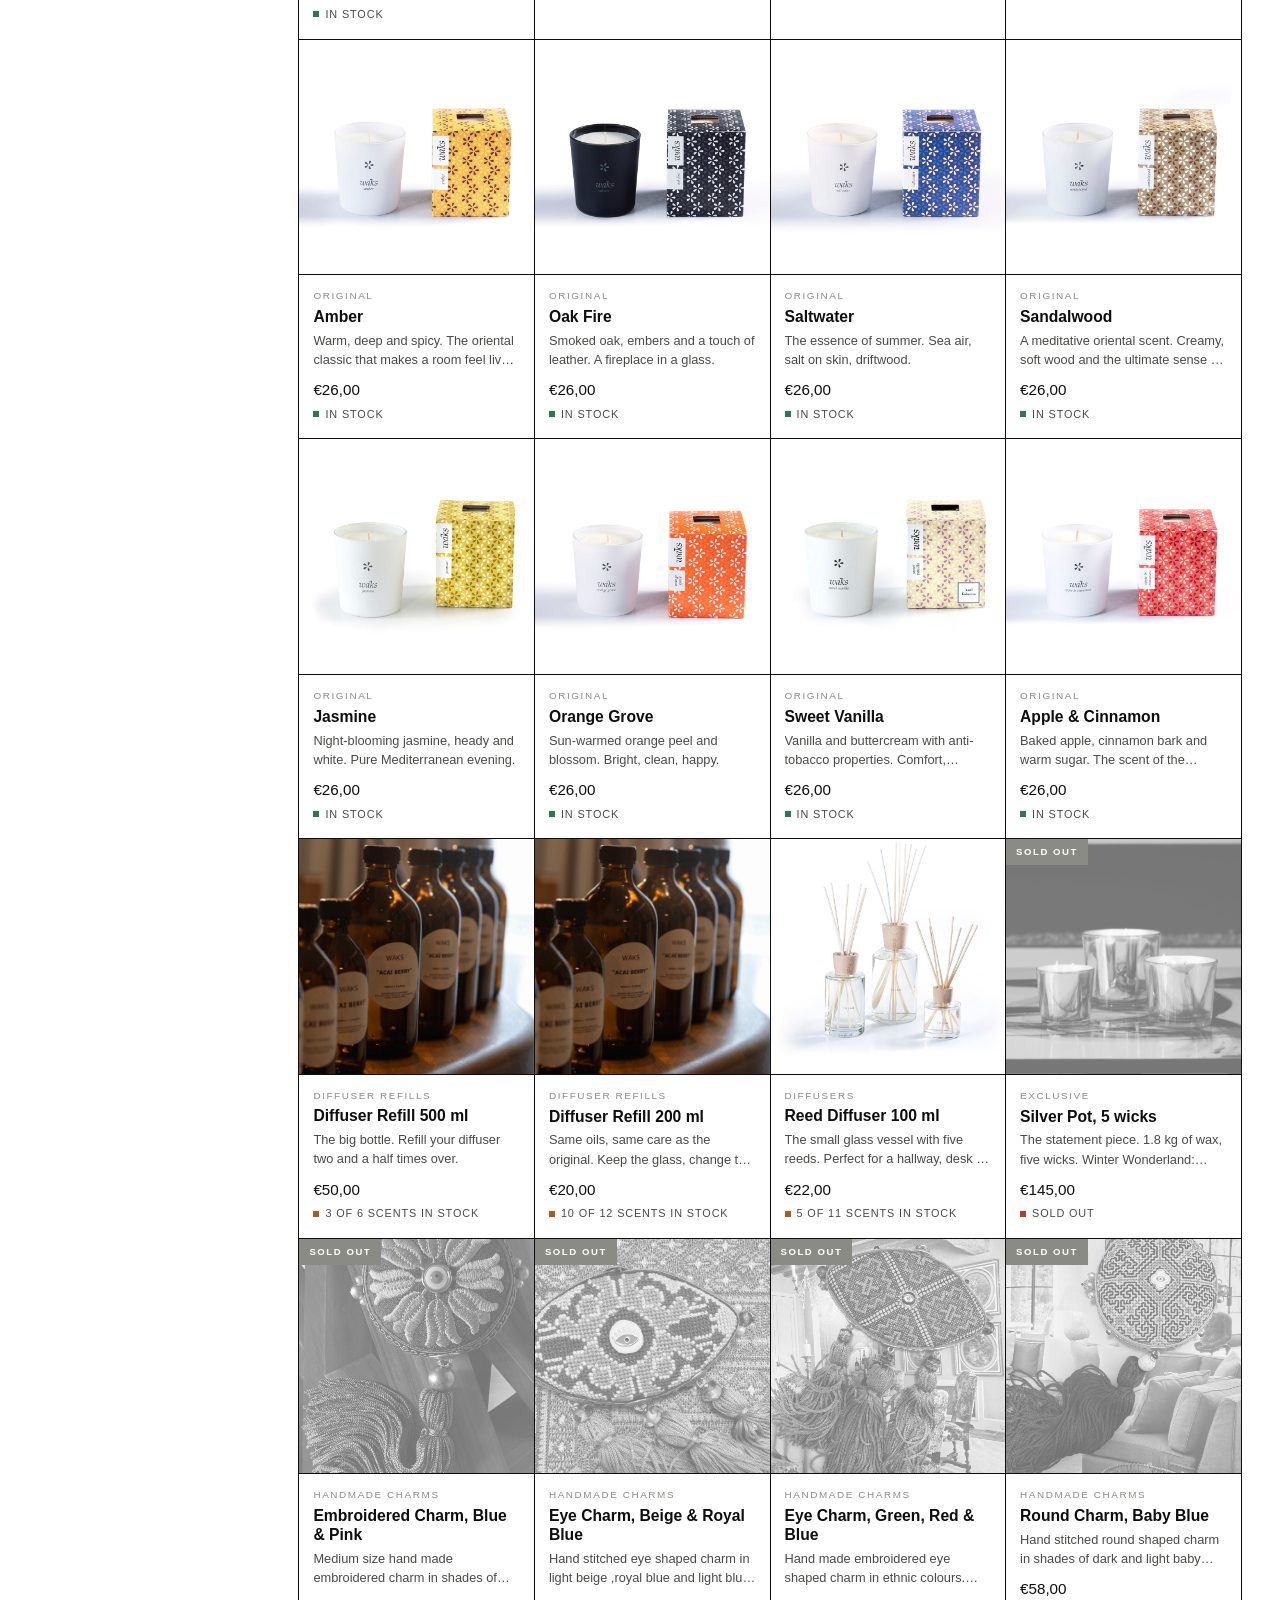
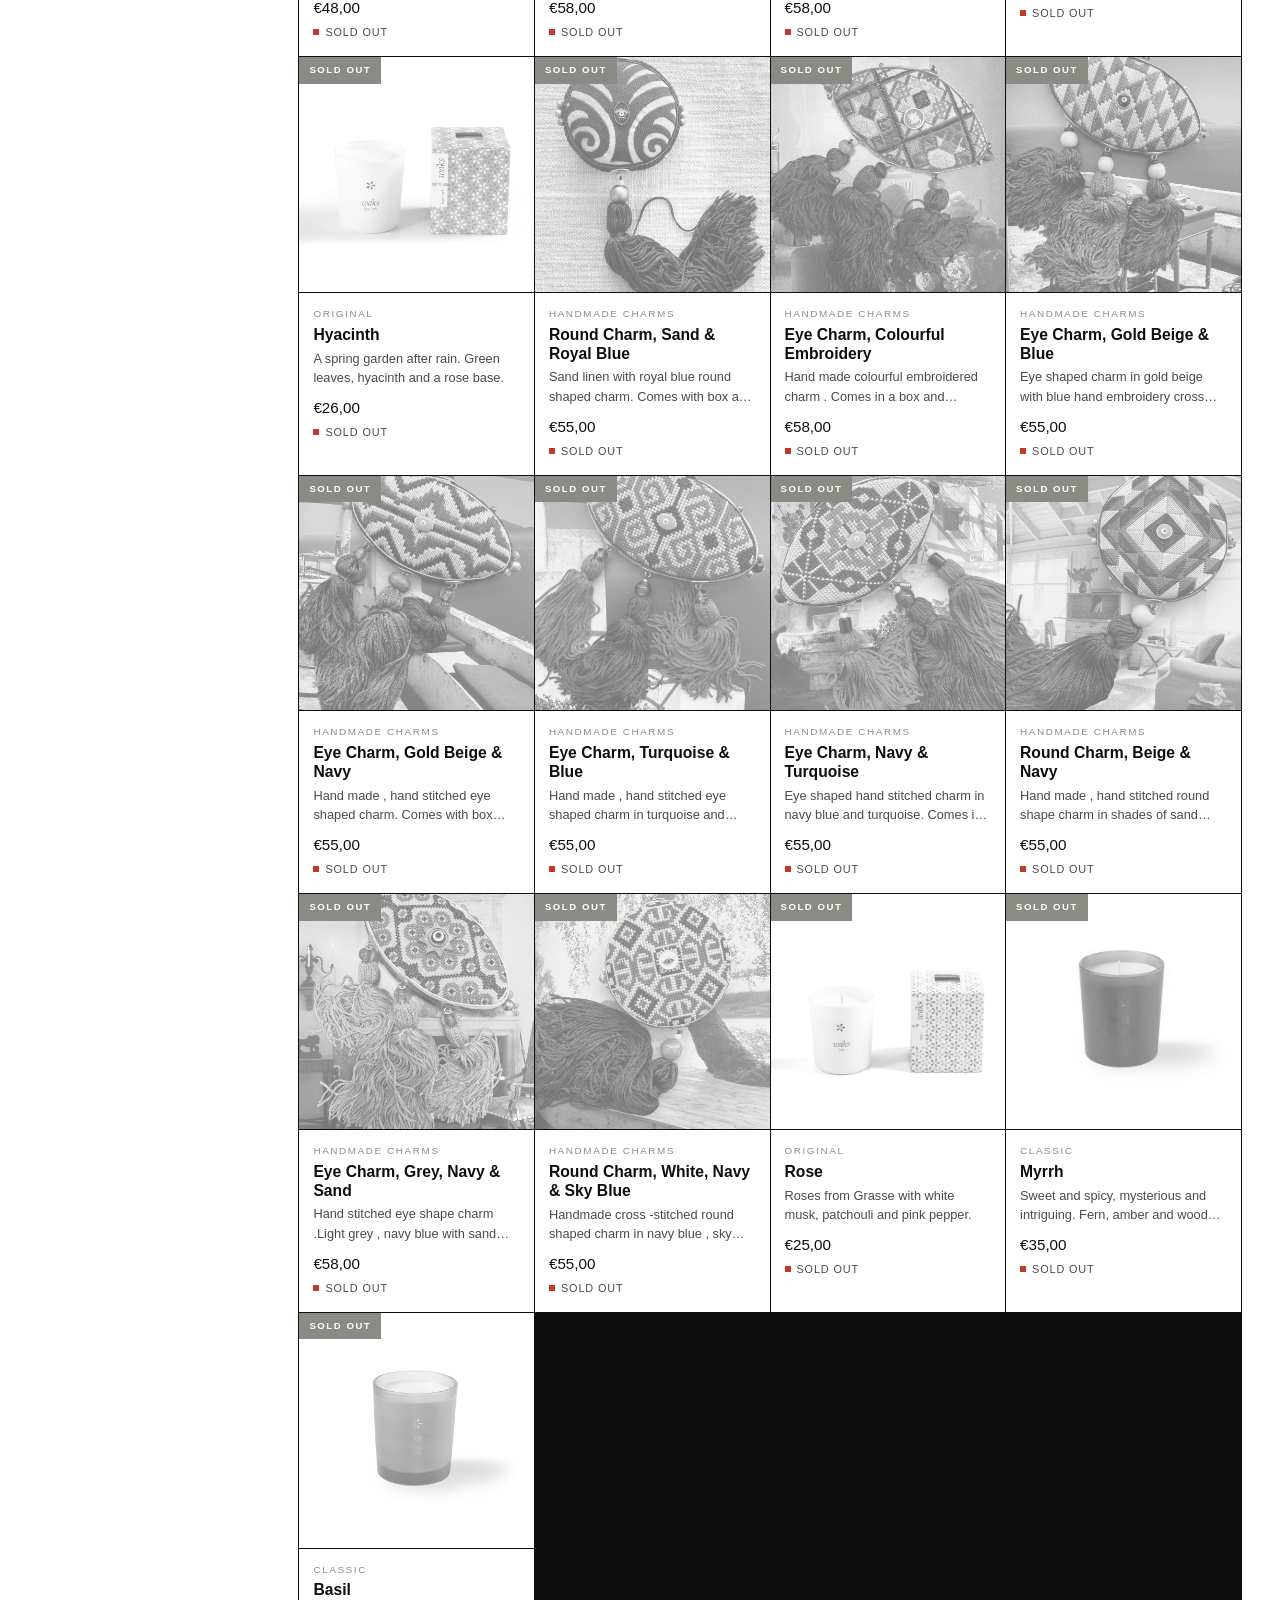
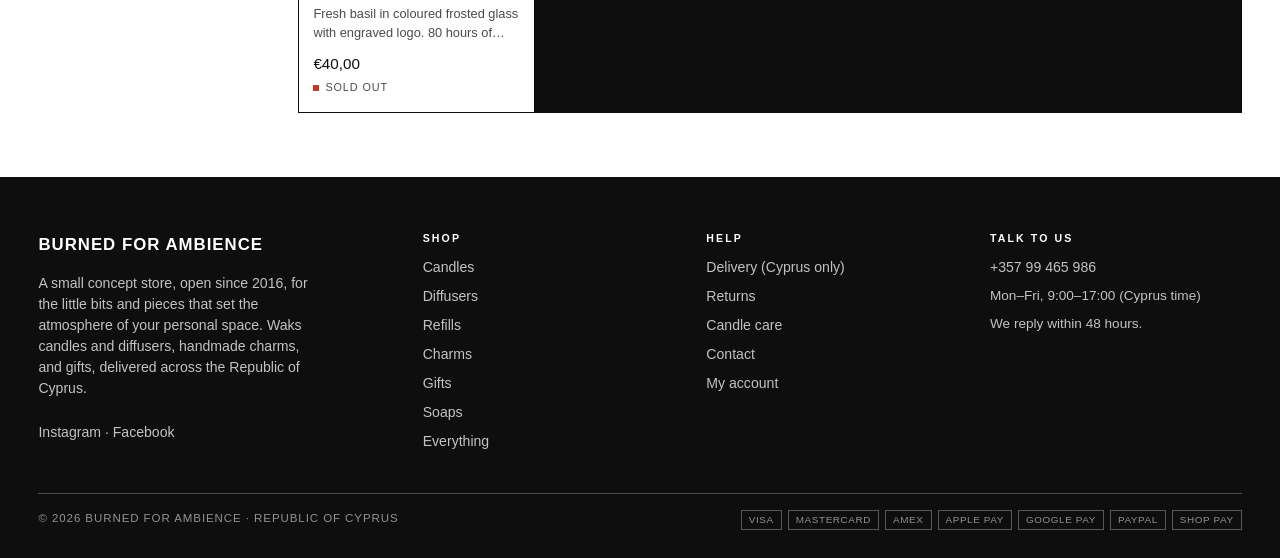
<file: shop.html>
<!doctype html>
<html lang="en">
<head>
<meta charset="utf-8">
<meta name="viewport" content="width=device-width, initial-scale=1, viewport-fit=cover">
<title>Shop · Burned for Ambience</title>
<meta name="description" content="Shop Waks candles, reed diffusers, refills, handmade charms and soaps. Delivered across Cyprus.">
<link rel="icon" href="assets/favicon.png">
<link rel="canonical" href="https://burnedforambience.com/shop.html">
<meta name="theme-color" content="#FFFFFF">
<meta http-equiv="Content-Security-Policy" content="default-src 'self'; script-src 'self' https://connect.facebook.net https://www.googletagmanager.com https://www.googleadservices.com https://analytics.tiktok.com; style-src 'self' 'unsafe-inline' https://fonts.googleapis.com; font-src https://fonts.gstatic.com; img-src 'self' data: https://www.facebook.com https://www.google.com https://www.google-analytics.com https://googleads.g.doubleclick.net https://www.googleadservices.com https://analytics.tiktok.com; connect-src 'self' https://www.facebook.com https://www.google-analytics.com https://analytics.google.com https://stats.g.doubleclick.net https://www.googletagmanager.com https://googleads.g.doubleclick.net https://www.google.com https://analytics.tiktok.com; frame-src https://td.doubleclick.net https://www.googletagmanager.com; base-uri 'self'; object-src 'none'; form-action 'self' https://burnedforambience.com">
<meta property="og:type" content="website">
<meta property="og:site_name" content="Burned for Ambience">
<meta property="og:title" content="Shop · Burned for Ambience">
<meta property="og:description" content="Candles, diffusers, refills, handmade charms and soaps by Waks. Delivered across Cyprus.">
<meta property="og:image" content="https://burnedforambience.com/assets/img/original-amber-0.jpg">
<meta property="og:locale" content="en_CY">
<meta name="twitter:card" content="summary_large_image">
<meta name="twitter:title" content="Shop · Burned for Ambience">
<meta name="twitter:description" content="Candles, diffusers, refills, handmade charms and soaps by Waks. Delivered across Cyprus.">
<meta name="twitter:image" content="https://burnedforambience.com/assets/img/original-amber-0.jpg">
<link rel="preconnect" href="https://fonts.googleapis.com">
<link rel="preconnect" href="https://fonts.gstatic.com" crossorigin>
<link rel="stylesheet" href="https://fonts.googleapis.com/css2?family=Archivo:ital,wdth,wght@0,62..125,300..900;1,62..125,300..900&family=Bodoni+Moda:ital,opsz,wght@0,6..96,400..700;1,6..96,400..700&display=swap">
<link rel="stylesheet" href="css/style.css">
</head>
<body data-page="shop">
<div id="site-header"></div>

<main class="wrap">
  <div class="shop-head">
    <span class="eyebrow">Shop</span>
    <h1 id="shop-title" style="font-size:clamp(2.2rem,5vw,3.6rem)">Everything</h1>
    <p class="lede" id="shop-sub"></p>
  </div>
  <div class="chips" id="chips" role="group" aria-label="Collections"></div>
  <div class="shop-layout">
    <aside class="filters" id="filters" aria-label="Filters"></aside>
    <div>
      <div class="toolbar">
        <span class="muted" id="shop-count"></span>
        <label class="small muted">Sort by
          <select id="sort">
            <option value="featured">Featured</option>
            <option value="price-asc">Price, low to high</option>
            <option value="price-desc">Price, high to low</option>
            <option value="newest">Newest</option>
            <option value="name">Name</option>
          </select>
        </label>
      </div>
      <div class="grid" id="shop-grid" style="margin-bottom:64px"></div>
    </div>
  </div>
</main>

<div id="site-footer"></div>
<script src="js/tracking.js"></script>
<script src="js/products.js"></script>
<script src="js/app.js"></script>
</body>
</html>
</file>
<file: css/style.css>
/* ------------------------------------------------------------------
   Burned for Ambience - version 2 stylesheet
   Layout concept: a white gallery. Product photos sit on pure white so
   they merge with the page; hairline black grids hold everything; one
   Aegean blue for emphasis; condensed uppercase headlines with a Bodoni
   italic reserved for editorial lines. No rounded corners, no shadows.
   ------------------------------------------------------------------ */
:root {
  --white: #FFFFFF;
  --stone: #EFEDE8;        /* alternating section ground */
  --ink: #0E0E0E;
  --ink-2: #4A4A47;
  --ink-3: #8B8B86;
  --line: #0E0E0E;         /* hairlines are black */
  --line-soft: #D9D7D1;
  --blue: #1D3E8C;         /* Aegean cobalt */
  --blue-deep: #142C66;
  --blue-soft: #E7ECF8;
  --ok: #2A7A4B;
  --warn: #B4581B;
  --bad: #C0392B;

  --font-display: "Archivo", "Arial Narrow", Impact, sans-serif;
  --font-serif: "Bodoni Moda", "Didot", "Times New Roman", serif;
  --font-body: "Archivo", "Helvetica Neue", Arial, sans-serif;

  --max: 1360px;
  --gutter: clamp(16px, 3vw, 40px);
  --ease: cubic-bezier(.2,.7,.2,1);
  color-scheme: light;
}

*, *::before, *::after { box-sizing: border-box; }
html { scroll-behavior: smooth; -webkit-text-size-adjust: 100%; }
body { margin: 0; background: var(--white); color: var(--ink); font-family: var(--font-body); font-size: 15px; line-height: 1.5; -webkit-font-smoothing: antialiased; }
img { max-width: 100%; display: block; }
a { color: inherit; text-decoration: none; }
button { font: inherit; color: inherit; cursor: pointer; }
input, select, textarea { font: inherit; color: inherit; }
[hidden] { display: none !important; }
:focus-visible { outline: 2px solid var(--blue); outline-offset: 2px; }
a, button, .swatch, .mood, .chip { -webkit-tap-highlight-color: transparent; touch-action: manipulation; }

h1, h2, h3, h4 { margin: 0; font-family: var(--font-display); font-weight: 800; line-height: .95; letter-spacing: -.01em; text-transform: uppercase; font-variation-settings: "wdth" 88; text-wrap: balance; }
h1 { font-size: clamp(2.6rem, 7vw, 5.5rem); }
h2 { font-size: clamp(1.9rem, 4.2vw, 3.2rem); }
h3 { font-size: clamp(1.1rem, 1.8vw, 1.4rem); }
h4 { font-size: .95rem; }
p { margin: 0; }
.lede { font-size: 1.05rem; color: var(--ink-2); max-width: 38em; }
.eyebrow { font-size: .68rem; font-weight: 700; letter-spacing: .22em; text-transform: uppercase; color: var(--blue); }
.muted { color: var(--ink-2); }
.small { font-size: .85rem; }
em.accent { font-family: var(--font-serif); font-style: italic; font-weight: 400; text-transform: none; letter-spacing: 0; }
.serif { font-family: var(--font-serif); font-weight: 400; font-style: italic; }

.wrap { max-width: var(--max); margin-inline: auto; padding-inline: var(--gutter); }
.section { padding-block: clamp(48px, 7vw, 96px); }
.section--tight { padding-block: clamp(28px, 4vw, 56px); }
.section--stone { background: var(--stone); }
.section-head { display: flex; flex-wrap: wrap; align-items: end; justify-content: space-between; gap: 12px 32px; margin-bottom: clamp(20px, 3vw, 36px); padding-bottom: 14px; border-bottom: 1px solid var(--line); }
.section-head > div { display: grid; gap: 8px; }
.link-arrow { font-size: .75rem; font-weight: 700; letter-spacing: .14em; text-transform: uppercase; border-bottom: 1px solid var(--line); padding-bottom: 2px; }
.link-arrow:hover { color: var(--blue); border-color: var(--blue); }

/* Buttons: rectangles, uppercase, no radius */
.btn { display: inline-flex; align-items: center; justify-content: center; gap: 10px; padding: 15px 22px; border: 1px solid var(--ink); background: var(--white); color: var(--ink); font-size: .74rem; font-weight: 700; letter-spacing: .14em; text-transform: uppercase; line-height: 1; white-space: nowrap; transition: background .15s, color .15s, border-color .15s; }
.btn--primary { background: var(--ink); color: var(--white); }
.btn--primary:hover { background: var(--blue); border-color: var(--blue); }
.btn--brass { background: var(--blue); color: var(--white); border-color: var(--blue); }
.btn--brass:hover { background: var(--blue-deep); border-color: var(--blue-deep); }
.btn--ghost { background: transparent; }
.btn--ghost:hover { background: var(--ink); color: var(--white); }
.btn--light { background: var(--white); color: var(--ink); border-color: var(--white); }
.btn--light:hover { background: var(--ink); color: var(--white); border-color: var(--ink); }
.btn--sm { padding: 11px 14px; font-size: .68rem; }
.btn--block { width: 100%; }
.btn[disabled] { opacity: .4; cursor: not-allowed; }

/* ---------- Announcement + header ---------- */
.announce { background: var(--ink); color: var(--white); font-size: .66rem; letter-spacing: .2em; text-transform: uppercase; text-align: center; padding: 9px var(--gutter); min-height: 32px; }
.announce span { display: block; transition: opacity .4s; }
.announce b { color: #fff; font-weight: 700; }
.header { position: sticky; top: env(safe-area-inset-top, 0px); z-index: 50; background: var(--white); border-bottom: 1px solid var(--line); }
.header__bar { display: grid; grid-template-columns: 1fr auto 1fr; align-items: center; gap: 16px; height: 64px; }
.header__left { display: flex; align-items: center; gap: 6px; }
.header__right { display: flex; align-items: center; justify-content: end; gap: 2px; }
.logo { display: inline-flex; align-items: center; }
.logo img { display: none; }
.logo__word { font-family: var(--font-display); font-weight: 800; font-size: 1.05rem; letter-spacing: .06em; text-transform: uppercase; font-variation-settings: "wdth" 110; line-height: 1; }
.logo__word small { display: none; }
.nav { display: flex; gap: 2px; }
.nav a { padding: 10px 12px; font-size: .72rem; font-weight: 700; letter-spacing: .14em; text-transform: uppercase; border-bottom: 2px solid transparent; }
.nav a:hover, .nav a[aria-current="page"] { border-bottom-color: var(--ink); }
.icon-btn { width: 42px; height: 42px; border: 0; background: transparent; display: inline-grid; place-items: center; position: relative; }
.icon-btn:hover { background: var(--stone); }
.icon-btn svg { width: 21px; height: 21px; stroke: currentColor; fill: none; stroke-width: 1.5; stroke-linecap: square; stroke-linejoin: miter; }
.cart-count { position: absolute; top: 3px; right: 1px; min-width: 17px; height: 17px; padding: 0 4px; background: var(--blue); color: #fff; font-size: .62rem; font-weight: 700; display: grid; place-items: center; font-variant-numeric: tabular-nums; }
.cart-count[data-zero] { display: none; }
.burger { display: none; }
@media (max-width: 900px) { .nav { display: none; } .burger { display: inline-grid; } .header__bar { grid-template-columns: auto 1fr auto; height: 58px; } .logo__word { font-size: .9rem; } }

/* ---------- Drawers ---------- */
.drawer { position: fixed; inset: 0; z-index: 90; display: none; }
.drawer[open] { display: block; }
.drawer__scrim { position: absolute; inset: 0; background: rgba(14,14,14,.5); }
.drawer__panel { position: absolute; top: 0; bottom: 0; width: min(440px, 100vw); background: var(--white); display: flex; flex-direction: column; padding-top: env(safe-area-inset-top, 0px); padding-bottom: env(safe-area-inset-bottom, 0px); animation: slide .3s var(--ease); }
.drawer--left .drawer__panel { left: 0; border-right: 1px solid var(--line); animation-name: slideL; }
.drawer--right .drawer__panel { right: 0; border-left: 1px solid var(--line); }
@keyframes slide { from { transform: translateX(30px); opacity: 0; } to { transform: none; opacity: 1; } }
@keyframes slideL { from { transform: translateX(-30px); opacity: 0; } to { transform: none; opacity: 1; } }
.drawer__head { display: flex; align-items: center; justify-content: space-between; padding: 14px 20px; border-bottom: 1px solid var(--line); }
.drawer__head h3 { font-size: 1rem; letter-spacing: .12em; }
.drawer__body { flex: 1; overflow: auto; padding: 20px; min-width: 0; }
.menu-list { display: grid; }
.menu-list a { padding: 16px 4px; border-bottom: 1px solid var(--line-soft); font-family: var(--font-display); font-weight: 800; font-size: 1.6rem; text-transform: uppercase; font-variation-settings: "wdth" 80; display: flex; justify-content: space-between; align-items: baseline; }
.menu-list a:hover { color: var(--blue); }
.menu-list a span { font-family: var(--font-body); font-weight: 400; font-size: .72rem; text-transform: none; color: var(--ink-3); letter-spacing: 0; }

/* ---------- Cart ---------- */
.cart-lines { display: grid; }
.cart-line { display: grid; grid-template-columns: 84px 1fr; gap: 14px; align-items: start; padding: 14px 0; border-bottom: 1px solid var(--line-soft); }
.cart-line__img { width: 84px; aspect-ratio: 1; background: var(--white); border: 1px solid var(--line-soft); overflow: hidden; }
.cart-line__img img { width: 100%; height: 100%; object-fit: cover; }
.cart-line__name { font-weight: 700; font-size: .95rem; }
.cart-line__meta { font-size: .82rem; color: var(--ink-2); }
.cart-line__row { display: flex; justify-content: space-between; align-items: center; margin-top: 10px; gap: 8px; }
.qty { display: inline-flex; align-items: center; border: 1px solid var(--line); background: var(--white); }
.qty button { width: 38px; height: 38px; border: 0; background: transparent; font-size: 1.1rem; }
.qty button:hover { background: var(--stone); }
.qty output { min-width: 30px; text-align: center; font-weight: 700; font-variant-numeric: tabular-nums; }
.qty--lg button { width: 46px; height: 46px; }
.remove { border: 0; background: none; color: var(--ink-3); font-size: .7rem; letter-spacing: .1em; text-transform: uppercase; text-decoration: underline; padding: 0; }
.remove:hover { color: var(--bad); }
.cart-empty { text-align: center; padding: 48px 12px; display: grid; gap: 16px; justify-items: center; color: var(--ink-2); }
.ship-bar { border: 1px solid var(--line); padding: 12px 14px; display: grid; gap: 8px; font-size: .82rem; }
.ship-bar__track { height: 4px; background: var(--stone); overflow: hidden; }
.ship-bar__fill { height: 100%; background: var(--blue); transition: width .4s var(--ease); }
.cart-foot { border-top: 1px solid var(--line); padding: 16px 20px; display: grid; gap: 10px; background: var(--white); }
.cart-total { display: flex; justify-content: space-between; font-size: 1.05rem; font-weight: 700; }
.cart-total span:last-child { font-variant-numeric: tabular-nums; }
.upsell { display: grid; gap: 10px; margin-top: 24px; }
.upsell__item { display: grid; grid-template-columns: 56px 1fr auto; gap: 12px; align-items: center; border: 1px solid var(--line-soft); padding: 8px; }
.upsell__item img { width: 56px; height: 56px; object-fit: cover; }
.upsell__item b { display: block; font-size: .88rem; }
.upsell__item small { color: var(--ink-2); }
.toast { position: fixed; left: 50%; bottom: calc(20px + env(safe-area-inset-bottom, 0px)); transform: translate(-50%, 16px); background: var(--ink); color: var(--white); padding: 12px 18px; font-size: .78rem; letter-spacing: .08em; text-transform: uppercase; opacity: 0; pointer-events: none; transition: .3s var(--ease); z-index: 100; white-space: nowrap; max-width: calc(100vw - 32px); }
.toast.show { opacity: 1; transform: translate(-50%, 0); }

/* ---------- Search ---------- */
.search-box { display: flex; gap: 8px; align-items: center; border: 1px solid var(--line); background: var(--white); padding: 4px 6px 4px 14px; }
.search-box input { flex: 1; border: 0; background: none; padding: 10px 0; min-width: 0; }
.search-box input:focus { outline: none; }
.search-results { display: grid; margin-top: 18px; }
.search-hit { display: grid; grid-template-columns: 56px 1fr auto; align-items: center; gap: 12px; padding: 10px 4px; border-bottom: 1px solid var(--line-soft); }
.search-hit:hover { background: var(--stone); }
.search-hit img { width: 56px; height: 56px; object-fit: cover; border: 1px solid var(--line-soft); }
.search-hit b { display: block; font-size: .92rem; }
.search-hit small { color: var(--ink-2); font-size: .75rem; text-transform: uppercase; letter-spacing: .08em; }
.search-hit .price { font-variant-numeric: tabular-nums; }

/* ---------- Hero ---------- */
.hero2 { position: relative; min-height: min(86vh, 820px); display: grid; align-items: end; background: var(--ink); color: var(--white); overflow: hidden; }
.hero2 img { position: absolute; inset: 0; width: 100%; height: 100%; object-fit: cover; opacity: .92; }
.hero2::after { content: ""; position: absolute; inset: 0; background: linear-gradient(to top, rgba(14,14,14,.82) 0%, rgba(14,14,14,.25) 45%, rgba(14,14,14,0) 70%); }
.hero2__copy { position: relative; z-index: 1; display: grid; gap: 18px; padding-block: 44px 48px; max-width: 980px; }
.hero2__copy h1 { font-size: clamp(3rem, 11vw, 9rem); line-height: .86; font-variation-settings: "wdth" 72; color: var(--white); }
.hero2__copy h1 em { font-family: var(--font-serif); font-style: italic; font-weight: 400; text-transform: none; letter-spacing: 0; font-size: .78em; display: block; margin-top: .1em; }
.hero2__sub { font-size: 1.05rem; max-width: 36em; color: rgba(255,255,255,.88); }
.hero2__ctas { display: flex; flex-wrap: wrap; gap: 10px; }
.hero2__meta { position: absolute; z-index: 1; top: 24px; right: var(--gutter); font-size: .66rem; letter-spacing: .2em; text-transform: uppercase; color: rgba(255,255,255,.85); display: grid; gap: 4px; text-align: right; }

/* ---------- Trust strip ---------- */
.trust { border-bottom: 1px solid var(--line); }
.trust ul { list-style: none; margin: 0; padding: 0; display: grid; grid-template-columns: repeat(5, 1fr); }
.trust li { display: flex; gap: 10px; align-items: center; padding: 14px 16px; font-size: .7rem; font-weight: 700; letter-spacing: .12em; text-transform: uppercase; border-right: 1px solid var(--line); }
.trust li:first-child { border-left: 1px solid var(--line); }
.trust svg { width: 16px; height: 16px; stroke: var(--blue); fill: none; stroke-width: 1.8; stroke-linecap: square; flex: 0 0 auto; }

/* ---------- Hairline grids ---------- */
.cats { display: grid; grid-template-columns: repeat(6, 1fr); gap: 1px; background: var(--line); border: 1px solid var(--line); }
.cat { background: var(--white); display: grid; }
.cat__img { aspect-ratio: 1; overflow: hidden; background: var(--white); }
.cat__img img { width: 100%; height: 100%; object-fit: cover; transition: transform .6s var(--ease); }
.cat:hover .cat__img img { transform: scale(1.04); }
.cat > div { padding: 12px 14px; border-top: 1px solid var(--line); display: flex; justify-content: space-between; align-items: baseline; gap: 8px; }
.cat b { font-size: .78rem; font-weight: 700; letter-spacing: .14em; text-transform: uppercase; }
.cat small { font-size: .7rem; color: var(--ink-3); }
@media (max-width: 900px) { .cats { grid-template-columns: repeat(3, 1fr); } }
@media (max-width: 480px) { .cats { grid-template-columns: repeat(2, 1fr); } }

.grid { display: grid; grid-template-columns: repeat(4, 1fr); gap: 1px; background: var(--line); border: 1px solid var(--line); }
@media (max-width: 1000px) { .grid { grid-template-columns: repeat(3, 1fr); } }
@media (max-width: 640px) { .grid { grid-template-columns: repeat(2, 1fr); } }
.card { background: var(--white); display: grid; grid-template-rows: auto 1fr; min-width: 0; }
.card__visual { position: relative; }
.card__media { display: block; position: relative; aspect-ratio: 1; overflow: hidden; background: var(--white); }
.card__media img { width: 100%; height: 100%; object-fit: cover; transition: transform .6s var(--ease); }
.card:hover .card__media img { transform: scale(1.03); }
.card__media--soldout img { filter: grayscale(1); opacity: .55; }
.badge { position: absolute; top: 0; left: 0; background: var(--ink); color: var(--white); padding: 6px 10px; font-size: .6rem; font-weight: 700; letter-spacing: .16em; text-transform: uppercase; }
.badge--brass { background: var(--blue); }
.badge--out { background: var(--ink-3); }
.card__quick { position: absolute; left: 0; right: 0; bottom: 0; z-index: 2; opacity: 0; transform: translateY(100%); transition: .22s var(--ease); }
.card:hover .card__quick, .card:focus-within .card__quick { opacity: 1; transform: none; }
@media (hover: none) { .card__quick { opacity: 1; transform: none; } .card:hover .card__media img { transform: none; } }
.card__quick .btn { width: 100%; background: var(--white); color: var(--ink); border: 0; border-top: 1px solid var(--line); padding: 13px; font-size: .68rem; }
.card__quick .btn:hover { background: var(--ink); color: var(--white); }
.card__body { padding: 14px 14px 16px; border-top: 1px solid var(--line); display: grid; gap: 4px; align-content: start; }
.card__sub { font-size: .62rem; letter-spacing: .16em; text-transform: uppercase; color: var(--ink-3); }
.card__name { font-weight: 700; font-size: .98rem; line-height: 1.2; }
.card__blurb { font-size: .8rem; color: var(--ink-2); display: -webkit-box; -webkit-line-clamp: 2; -webkit-box-orient: vertical; overflow: hidden; }
.card__price { display: flex; gap: 8px; align-items: baseline; font-weight: 500; font-variant-numeric: tabular-nums; margin-top: 6px; font-size: .95rem; }
.card__price .from { color: var(--ink-3); font-size: .78rem; }
.stock { font-size: .68rem; letter-spacing: .08em; text-transform: uppercase; display: inline-flex; align-items: center; gap: 6px; color: var(--ink-2); }
.stock::before { content: ""; width: 6px; height: 6px; background: var(--ok); }
.stock--low::before { background: var(--warn); }
.stock--out::before { background: var(--bad); }

/* ---------- Refill chapter ---------- */
.refill { background: var(--ink); color: var(--white); }
.refill .eyebrow { color: #fff; opacity: .7; }
.refill__grid { display: grid; grid-template-columns: 1.1fr 1fr; gap: clamp(28px, 5vw, 80px); align-items: center; }
.refill__img { aspect-ratio: 1; overflow: hidden; border: 1px solid rgba(255,255,255,.25); }
.refill__img img { width: 100%; height: 100%; object-fit: cover; }
.refill__copy { display: grid; gap: 26px; }
.refill__copy h2 { font-size: clamp(2.6rem, 6.5vw, 5.4rem); line-height: .9; font-variation-settings: "wdth" 72; color: #fff; }
.refill__copy h2 em { color: var(--blue-soft); }
.steps { border-top: 1px solid rgba(255,255,255,.3); }
.step { display: grid; grid-template-columns: 48px 1fr; gap: 14px; padding: 16px 0; border-bottom: 1px solid rgba(255,255,255,.3); }
.step b { font-family: var(--font-serif); font-style: italic; font-weight: 400; font-size: 1.8rem; line-height: 1; color: #fff; }
.step h4 { color: #fff; margin-bottom: 4px; font-size: .78rem; letter-spacing: .14em; }
.step p { color: rgba(255,255,255,.72); font-size: .92rem; }
.saving { display: flex; gap: 32px; flex-wrap: wrap; }
.saving div { display: grid; gap: 2px; }
.saving b { font-family: var(--font-serif); font-weight: 400; font-size: 2.6rem; line-height: 1; font-variant-numeric: tabular-nums; }
.saving small { font-size: .62rem; letter-spacing: .18em; text-transform: uppercase; color: rgba(255,255,255,.65); }
@media (max-width: 860px) { .refill__grid { grid-template-columns: 1fr; } }

/* ---------- Scent finder ---------- */
.finder { border: 1px solid var(--line); background: var(--white); padding: clamp(20px, 4vw, 44px); display: grid; gap: 24px; }
.moods { display: flex; flex-wrap: wrap; gap: 6px; }
.mood { border: 1px solid var(--line); background: var(--white); padding: 12px 16px; font-size: .7rem; font-weight: 700; letter-spacing: .12em; text-transform: uppercase; transition: .15s; }
.mood:hover { background: var(--stone); }
.mood[aria-pressed="true"] { background: var(--ink); color: var(--white); }
.finder__result { display: grid; gap: 16px; }
.finder__result p.why { font-family: var(--font-serif); font-style: italic; font-size: 1.5rem; color: var(--ink); }
.finder__grid { display: grid; grid-template-columns: repeat(3, 1fr); gap: 1px; background: var(--line); border: 1px solid var(--line); }
@media (max-width: 720px) { .finder__grid { grid-template-columns: 1fr; } }
.pick { display: grid; grid-template-columns: 96px 1fr; gap: 14px; align-items: center; padding: 10px; background: var(--white); }
.pick img { width: 96px; height: 96px; object-fit: cover; border: 1px solid var(--line-soft); }
.pick b { font-weight: 700; display: block; font-size: .95rem; }
.pick small { color: var(--ink-2); display: block; margin: 2px 0 8px; font-size: .8rem; }
.pick .btn { padding: 9px 12px; font-size: .64rem; }

/* ---------- Charms chapter ---------- */
.charms { background: var(--blue); color: #fff; }
.charms .eyebrow { color: #fff; opacity: .75; }
.charms .section-head { border-color: rgba(255,255,255,.4); }
.charms .section-head .link-arrow { border-color: #fff; }
.charms .grid { background: var(--blue); border-color: #fff; gap: 1px; }
.charms .card { background: var(--white); color: var(--ink); }
.charms .btn--ghost { border-color: #fff; color: #fff; }
.charms .btn--ghost:hover { background: #fff; color: var(--blue); }
.charms__intro { display: grid; grid-template-columns: 1.2fr 1fr; gap: 40px; align-items: end; margin-bottom: 36px; }
.charms__intro h2 { font-size: clamp(2.4rem, 6vw, 5rem); line-height: .9; font-variation-settings: "wdth" 72; }
.charms__intro p { color: rgba(255,255,255,.85); font-size: 1rem; }
.charms__points { display: grid; gap: 8px; list-style: none; padding: 0; margin: 0; font-size: .82rem; letter-spacing: .04em; }
.charms__points li { display: flex; gap: 10px; align-items: start; padding: 8px 0; border-top: 1px solid rgba(255,255,255,.35); }
.charms__points li::before { content: "/"; opacity: .6; }
@media (max-width: 860px) { .charms__intro { grid-template-columns: 1fr; } }

/* ---------- Editorial two-up ---------- */
.feature { display: grid; grid-template-columns: 1fr 1fr; gap: 1px; background: var(--line); border: 1px solid var(--line); }
.feature__tile { position: relative; overflow: hidden; min-height: 520px; display: grid; align-items: end; background: var(--ink); }
.feature__tile img { position: absolute; inset: 0; width: 100%; height: 100%; object-fit: cover; transition: transform .8s var(--ease); }
.feature__tile:hover img { transform: scale(1.03); }
.feature__tile > div { position: relative; padding: 28px; background: linear-gradient(to top, rgba(14,14,14,.85), rgba(14,14,14,0)); color: #fff; display: grid; gap: 8px; }
.feature__tile .eyebrow { color: #fff; opacity: .75; }
.feature__tile h3 { color: #fff; font-size: clamp(1.4rem, 2.6vw, 2.2rem); }
.feature__tile p { color: rgba(255,255,255,.85); max-width: 34em; font-size: .92rem; }
.feature__tile .btn { justify-self: start; margin-top: 6px; }
@media (max-width: 760px) { .feature { grid-template-columns: 1fr; } .feature__tile { min-height: 380px; } }

/* ---------- Newsletter ---------- */
.news { border: 1px solid var(--line); padding: clamp(24px, 5vw, 56px); display: grid; grid-template-columns: 1.1fr 1fr; gap: 32px; align-items: center; background: var(--white); }
.news form { display: grid; gap: 10px; }
.news .row { display: flex; gap: 0; }
.news input[type="email"] { flex: 1; min-width: 0; border: 1px solid var(--line); border-right: 0; padding: 14px 16px; background: var(--white); }
.news .fine { font-size: .72rem; color: var(--ink-3); letter-spacing: .04em; }
.news .ok { display: grid; gap: 6px; padding: 18px; border: 1px solid var(--line); background: var(--blue-soft); }
.news .ok code { font-size: 1.4rem; font-family: var(--font-display); font-weight: 800; letter-spacing: .14em; }
@media (max-width: 760px) { .news { grid-template-columns: 1fr; } }

/* ---------- Footer ---------- */
.footer { background: var(--ink); color: rgba(255,255,255,.75); padding-block: 56px 28px; font-size: .88rem; }
.footer__grid { display: grid; grid-template-columns: 1.4fr 1fr 1fr 1fr; gap: 32px; }
.footer h4 { font-size: .66rem; letter-spacing: .2em; color: #fff; margin-bottom: 14px; }
.footer ul { list-style: none; padding: 0; margin: 0; display: grid; gap: 8px; }
.footer a:hover { color: #fff; text-decoration: underline; }
.footer__brand { display: grid; gap: 14px; max-width: 36ch; }
.footer__brand .logo img { display: block; width: 56px; height: 56px; filter: grayscale(1) brightness(1.6); }
.footer__brand .logo { gap: 12px; }
.footer__brand .logo__word { color: #fff; }
.footer__bottom { margin-top: 40px; padding-top: 16px; border-top: 1px solid rgba(255,255,255,.25); display: flex; flex-wrap: wrap; gap: 12px 24px; justify-content: space-between; font-size: .72rem; letter-spacing: .08em; text-transform: uppercase; color: rgba(255,255,255,.55); }
.pay { display: flex; gap: 6px; flex-wrap: wrap; }
.pay span { border: 1px solid rgba(255,255,255,.3); padding: 2px 7px; font-size: .62rem; letter-spacing: .06em; }
@media (max-width: 860px) { .footer__grid { grid-template-columns: 1fr 1fr; } }
@media (max-width: 480px) { .footer__grid { grid-template-columns: 1fr; } }

/* ---------- Shop ---------- */
.shop-head { display: grid; gap: 10px; padding-block: clamp(28px, 4vw, 56px) 24px; border-bottom: 1px solid var(--line); margin-bottom: 24px; }
.shop-head h1 { font-size: clamp(2.6rem, 8vw, 6rem); font-variation-settings: "wdth" 72; }
.shop-layout { display: grid; grid-template-columns: 220px 1fr; gap: 40px; align-items: start; }
.filters { position: sticky; top: calc(76px + env(safe-area-inset-top, 0px)); display: grid; gap: 26px; }
.filters h4 { font-size: .64rem; letter-spacing: .2em; color: var(--ink-3); margin-bottom: 10px; }
.filters ul { list-style: none; padding: 0; margin: 0; display: grid; }
.filters button.f { width: 100%; text-align: left; border: 0; border-bottom: 1px solid var(--line-soft); background: none; padding: 10px 2px; display: flex; justify-content: space-between; align-items: center; font-size: .78rem; font-weight: 700; letter-spacing: .1em; text-transform: uppercase; }
.filters button.f:hover { color: var(--blue); }
.filters button.f[aria-pressed="true"] { color: var(--blue); border-bottom-color: var(--blue); }
.filters button.f span { font-size: .72rem; color: var(--ink-3); font-variant-numeric: tabular-nums; font-weight: 400; }
.toggle { display: flex; align-items: center; gap: 10px; font-size: .78rem; letter-spacing: .06em; text-transform: uppercase; cursor: pointer; }
.toggle input { width: 16px; height: 16px; accent-color: var(--ink); }
.toolbar { display: flex; flex-wrap: wrap; justify-content: space-between; align-items: center; gap: 12px; margin-bottom: 16px; font-size: .78rem; letter-spacing: .06em; text-transform: uppercase; }
.toolbar select { border: 1px solid var(--line); background: var(--white); padding: 8px 12px; font-size: .78rem; text-transform: uppercase; letter-spacing: .06em; }
.chips { display: none; gap: 6px; overflow-x: auto; padding-bottom: 4px; scrollbar-width: none; margin-bottom: 8px; }
.chips::-webkit-scrollbar { display: none; }
.chip { flex: 0 0 auto; border: 1px solid var(--line); background: var(--white); padding: 9px 14px; font-size: .68rem; font-weight: 700; letter-spacing: .12em; text-transform: uppercase; }
.chip[aria-pressed="true"] { background: var(--ink); color: var(--white); }
@media (max-width: 860px) { .shop-layout { grid-template-columns: 1fr; gap: 12px; } .filters { display: none; } .chips { display: flex; } }
.empty { padding: 48px; text-align: center; color: var(--ink-2); border: 1px dashed var(--line); }

/* ---------- Product page ---------- */
.crumbs { font-size: .66rem; letter-spacing: .14em; text-transform: uppercase; color: var(--ink-3); display: flex; gap: 10px; flex-wrap: wrap; padding-block: 18px 10px; }
.crumbs a:hover { color: var(--ink); }
.pdp { display: grid; grid-template-columns: 1.15fr 1fr; gap: clamp(24px, 4vw, 64px); align-items: start; padding-block: 8px 48px; }
.gallery { display: grid; gap: 1px; position: sticky; top: calc(82px + env(safe-area-inset-top, 0px)); }
.gallery__main { aspect-ratio: 1; overflow: hidden; background: var(--white); border: 1px solid var(--line); position: relative; }
.gallery__main img { width: 100%; height: 100%; object-fit: cover; }
.gallery__thumbs { display: flex; gap: 1px; background: var(--line); border: 1px solid var(--line); border-top: 0; width: max-content; max-width: 100%; overflow-x: auto; }
.gallery__thumbs button { width: 76px; height: 76px; flex: 0 0 76px; overflow: hidden; border: 0; background: var(--white); padding: 0; opacity: .6; }
.gallery__thumbs button[aria-current="true"] { opacity: 1; box-shadow: inset 0 0 0 2px var(--blue); }
.gallery__thumbs img { width: 100%; height: 100%; object-fit: cover; }
.buy { display: grid; gap: 22px; }
.buy__title { display: grid; gap: 10px; }
.buy__title h1 { font-size: clamp(2rem, 4.5vw, 3.6rem); }
.buy__price { font-family: var(--font-serif); font-weight: 400; font-size: 2rem; font-variant-numeric: tabular-nums; display: flex; gap: 14px; align-items: baseline; }
.buy__price small { font-family: var(--font-body); font-size: .68rem; letter-spacing: .12em; text-transform: uppercase; color: var(--ink-3); }
.variants { display: grid; gap: 10px; }
.variants__label { font-size: .68rem; font-weight: 700; letter-spacing: .16em; text-transform: uppercase; display: flex; justify-content: space-between; }
.variants__label span { font-weight: 400; color: var(--ink-2); text-transform: none; letter-spacing: 0; font-size: .85rem; }
.swatches { display: flex; flex-wrap: wrap; gap: 6px; }
.swatch { border: 1px solid var(--line); background: var(--white); padding: 10px 14px; font-size: .78rem; }
.swatch:hover { background: var(--stone); }
.swatch[aria-pressed="true"] { background: var(--ink); color: var(--white); }
.swatch[data-out] { color: var(--ink-3); text-decoration: line-through; border-color: var(--line-soft); }
.buy__row { display: flex; gap: 10px; align-items: stretch; }
.buy__row .btn { flex: 1; padding-block: 16px; }
.pyramid { display: grid; grid-template-columns: repeat(3, 1fr); gap: 1px; background: var(--line); border: 1px solid var(--line); }
.pyramid div { background: var(--white); padding: 14px; display: grid; gap: 4px; }
.pyramid small { font-size: .62rem; letter-spacing: .18em; text-transform: uppercase; color: var(--ink-3); }
.pyramid b { font-family: var(--font-serif); font-weight: 400; font-style: italic; font-size: 1.05rem; line-height: 1.25; }
.specs { display: flex; flex-wrap: wrap; gap: 6px; }
.specs span { border: 1px solid var(--line); padding: 7px 11px; font-size: .68rem; letter-spacing: .08em; text-transform: uppercase; display: inline-flex; gap: 6px; align-items: center; }
.specs svg { width: 13px; height: 13px; stroke: var(--blue); fill: none; stroke-width: 2; }
.accordion { border-top: 1px solid var(--line); }
.accordion details { border-bottom: 1px solid var(--line); }
.accordion summary { padding: 16px 0; cursor: pointer; font-size: .72rem; font-weight: 700; letter-spacing: .16em; text-transform: uppercase; list-style: none; display: flex; justify-content: space-between; align-items: center; }
.accordion summary::-webkit-details-marker { display: none; }
.accordion summary::after { content: "+"; font-size: 1.2rem; font-weight: 400; }
.accordion details[open] summary::after { content: "−"; }
.accordion .acc-body { padding: 0 0 18px; color: var(--ink-2); font-size: .92rem; display: grid; gap: 10px; }
.pair { display: grid; grid-template-columns: 88px 1fr auto; gap: 14px; align-items: center; background: var(--stone); padding: 12px; }
.pair img { width: 88px; height: 88px; object-fit: cover; border: 1px solid var(--line-soft); }
.pair b { display: block; font-weight: 700; font-size: .95rem; }
.pair small { color: var(--ink-2); display: block; font-size: .8rem; }
@media (max-width: 860px) { .pdp { grid-template-columns: 1fr; } .gallery { position: static; } .pair { grid-template-columns: 72px 1fr; } .pair .btn { grid-column: 1 / -1; } }
.sticky-buy { position: fixed; left: 0; right: 0; bottom: 0; z-index: 40; background: var(--white); border-top: 1px solid var(--line); padding: 10px var(--gutter) calc(10px + env(safe-area-inset-bottom, 0px)); display: none; gap: 12px; align-items: center; justify-content: space-between; transform: translateY(100%); transition: transform .3s var(--ease); }
.sticky-buy.show { transform: none; }
.sticky-buy b { font-family: var(--font-serif); font-weight: 400; font-size: 1.3rem; font-variant-numeric: tabular-nums; }
@media (max-width: 860px) { .sticky-buy { display: flex; } }

/* ---------- About ---------- */
.story { display: grid; grid-template-columns: 1fr 1fr; gap: clamp(24px, 5vw, 72px); align-items: center; }
.story__img { aspect-ratio: 4/5; overflow: hidden; border: 1px solid var(--line); }
.story__img img { width: 100%; height: 100%; object-fit: cover; }
.story__copy { display: grid; gap: 18px; }
.story__copy h1 { font-size: clamp(2.2rem, 5vw, 4rem); }
.story__copy p { color: var(--ink-2); font-size: 1rem; max-width: 36em; }
.values { display: grid; grid-template-columns: repeat(4, 1fr); gap: 1px; background: var(--line); border: 1px solid var(--line); }
.value { background: var(--white); padding: 22px; display: grid; gap: 8px; }
.value b { font-family: var(--font-display); font-weight: 800; text-transform: uppercase; font-size: .9rem; letter-spacing: .06em; }
.value p { font-size: .88rem; color: var(--ink-2); }
.contact { display: grid; grid-template-columns: 1fr 1.2fr; gap: 40px; }
.contact__info { display: grid; gap: 20px; }
.contact__info dl { display: grid; grid-template-columns: auto 1fr; gap: 10px 20px; margin: 0; }
.contact__info dt { font-size: .62rem; letter-spacing: .18em; text-transform: uppercase; color: var(--ink-3); padding-top: .3em; }
.contact__info dd { margin: 0; }
.form { display: grid; gap: 12px; border: 1px solid var(--line); padding: 24px; }
.form label { display: grid; gap: 6px; font-size: .66rem; font-weight: 700; letter-spacing: .16em; text-transform: uppercase; }
.form input, .form textarea { border: 1px solid var(--line); padding: 12px 14px; background: var(--white); font-weight: 400; width: 100%; font-size: .95rem; text-transform: none; letter-spacing: 0; }
.form .two { display: grid; grid-template-columns: 1fr 1fr; gap: 12px; }
@media (max-width: 860px) { .story, .contact { grid-template-columns: 1fr; } .values { grid-template-columns: 1fr 1fr; } .form .two { grid-template-columns: 1fr; } }

/* ---------- Consent ---------- */
.consent { position: fixed; left: 16px; right: 16px; bottom: calc(16px + env(safe-area-inset-bottom, 0px)); z-index: 85; margin-inline: auto; max-width: 720px; background: var(--white); border: 1px solid var(--line); padding: 14px 16px; display: flex; flex-wrap: wrap; gap: 10px 20px; align-items: center; justify-content: space-between; font-size: .84rem; color: var(--ink-2); }
.consent__text { flex: 1 1 300px; min-width: 0; }
.consent__text b { color: var(--ink); }
.consent__btns { display: flex; gap: 6px; }
@media (max-width: 860px) { body:has(.sticky-buy.show) .consent { bottom: calc(84px + env(safe-area-inset-bottom, 0px)); } }

/* ---------- Reveal ---------- */
@media (prefers-reduced-motion: no-preference) { .reveal { opacity: 0; transform: translateY(10px); transition: opacity .6s var(--ease), transform .6s var(--ease); } .reveal.in { opacity: 1; transform: none; } }
@media (prefers-reduced-motion: reduce) { *, *::before, *::after { animation: none !important; transition: none !important; } }
.sr-only { position: absolute; width: 1px; height: 1px; overflow: hidden; clip: rect(0 0 0 0); white-space: nowrap; }

/* ---------- Mobile ---------- */
@media (max-width: 480px) {
  .header__bar { gap: 6px; }
  .header__left, .header__right { gap: 0; }
  .logo__word { font-size: .8rem; }
  .hero2 { min-height: 78vh; }
  .hero2__copy { padding-block: 28px 32px; }
  .hero2__ctas .btn { flex: 1 1 auto; }
  .hero2__meta { display: none; }
  .section { padding-block: 44px; }
  .trust ul { display: flex; overflow-x: auto; scrollbar-width: none; }
  .trust ul::-webkit-scrollbar { display: none; }
  .trust li { flex: 0 0 auto; white-space: nowrap; }
  .card__body { padding: 10px 10px 12px; }
  .card__name { font-size: .88rem; }
  .card__blurb { display: none; }
  .finder { padding: 16px; }
  .finder__result p.why { font-size: 1.25rem; }
  .pick { grid-template-columns: 76px 1fr; }
  .pick img { width: 76px; height: 76px; }
  .refill__img { aspect-ratio: 4/3; }
  .saving b { font-size: 2rem; }
  .news .row { flex-direction: column; }
  .news input[type="email"] { border-right: 1px solid var(--line); }
  .news .row .btn { width: 100%; }
  .gallery__thumbs button { width: 64px; height: 64px; flex-basis: 64px; }
  .pyramid { grid-template-columns: 1fr; }
  .pyramid div { display: flex; justify-content: space-between; align-items: baseline; gap: 12px; }
  .consent { left: 10px; right: 10px; }
  .consent__btns { width: 100%; }
  .consent__btns .btn { flex: 1; }
}
@media (max-width: 350px) { .logo__word { display: none; } }

/* ---------- Final polish ---------- */
.footer__brand .logo img { display: none; }
@media (max-width: 480px) { .hero2 { min-height: min(78vh, 640px); } }
@media (max-width: 480px) { .announce { font-size: .58rem; letter-spacing: .1em; padding-inline: 10px; } }
</file>
